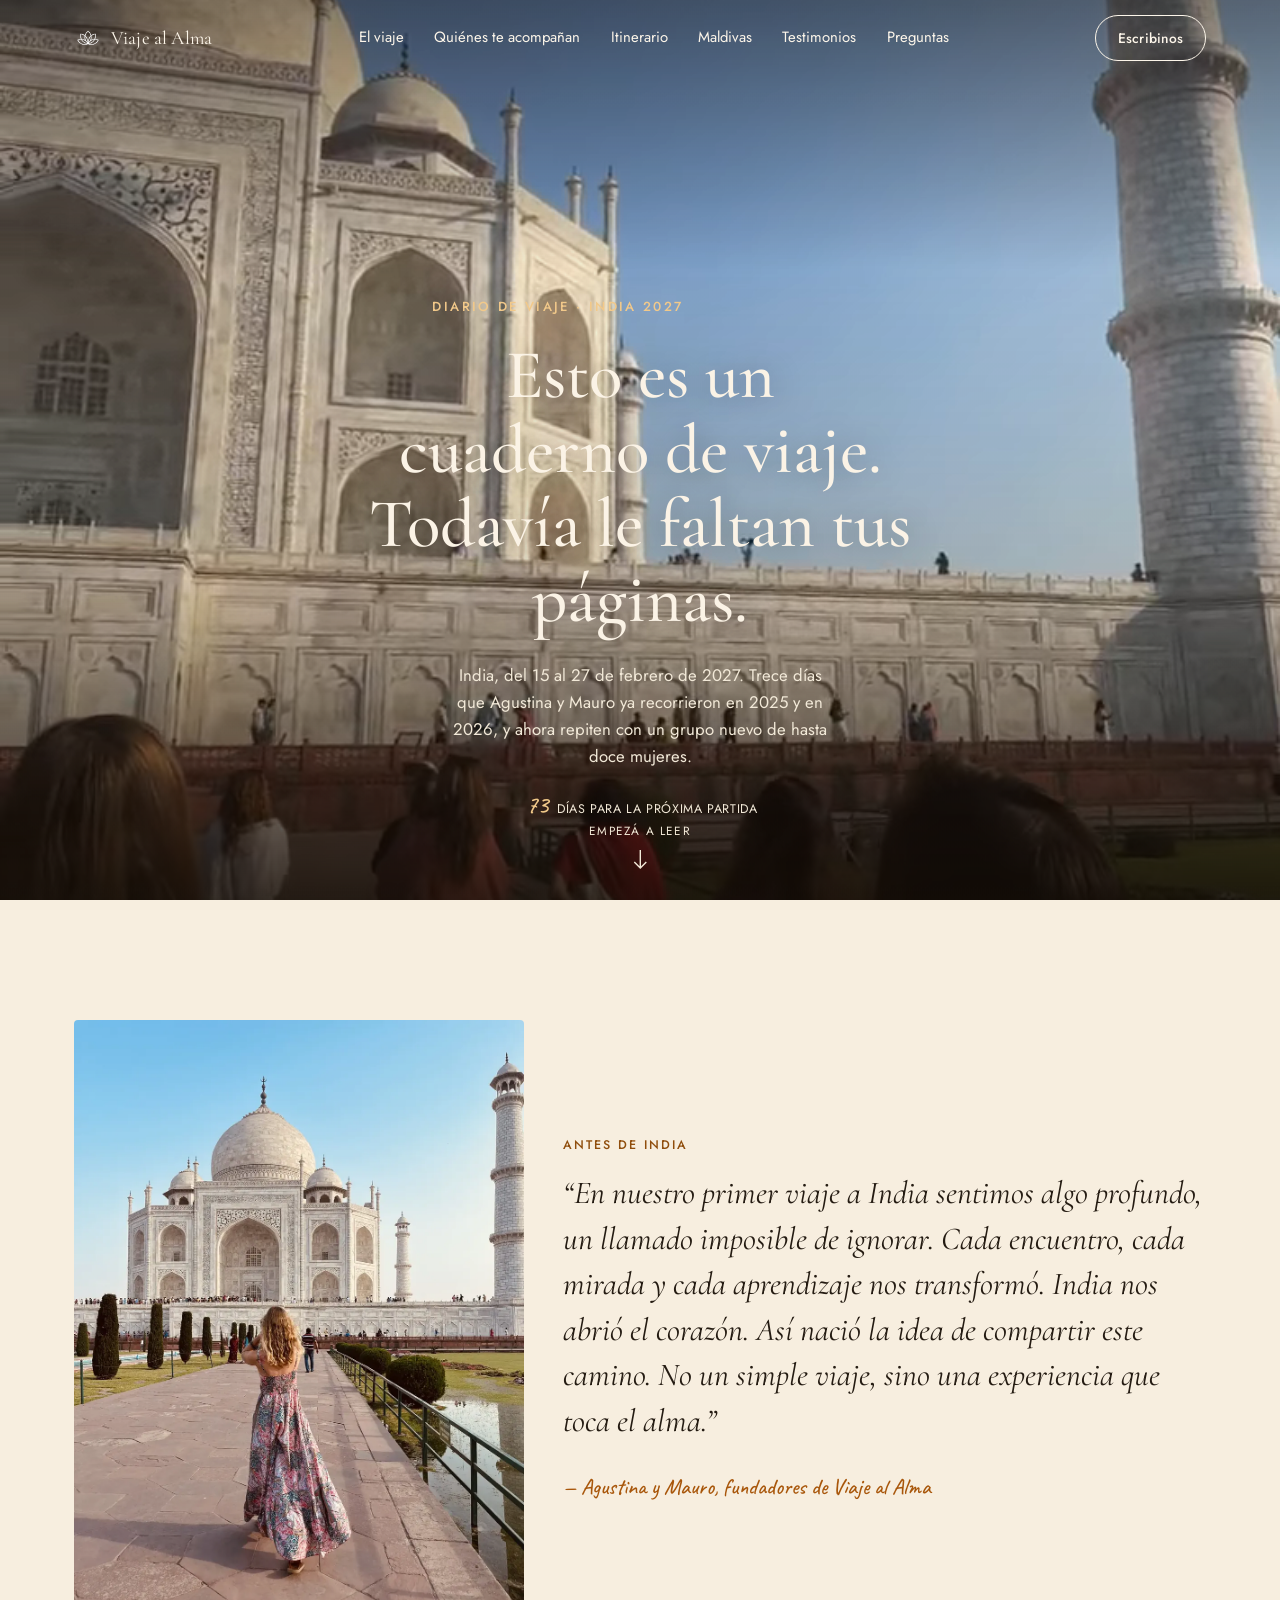
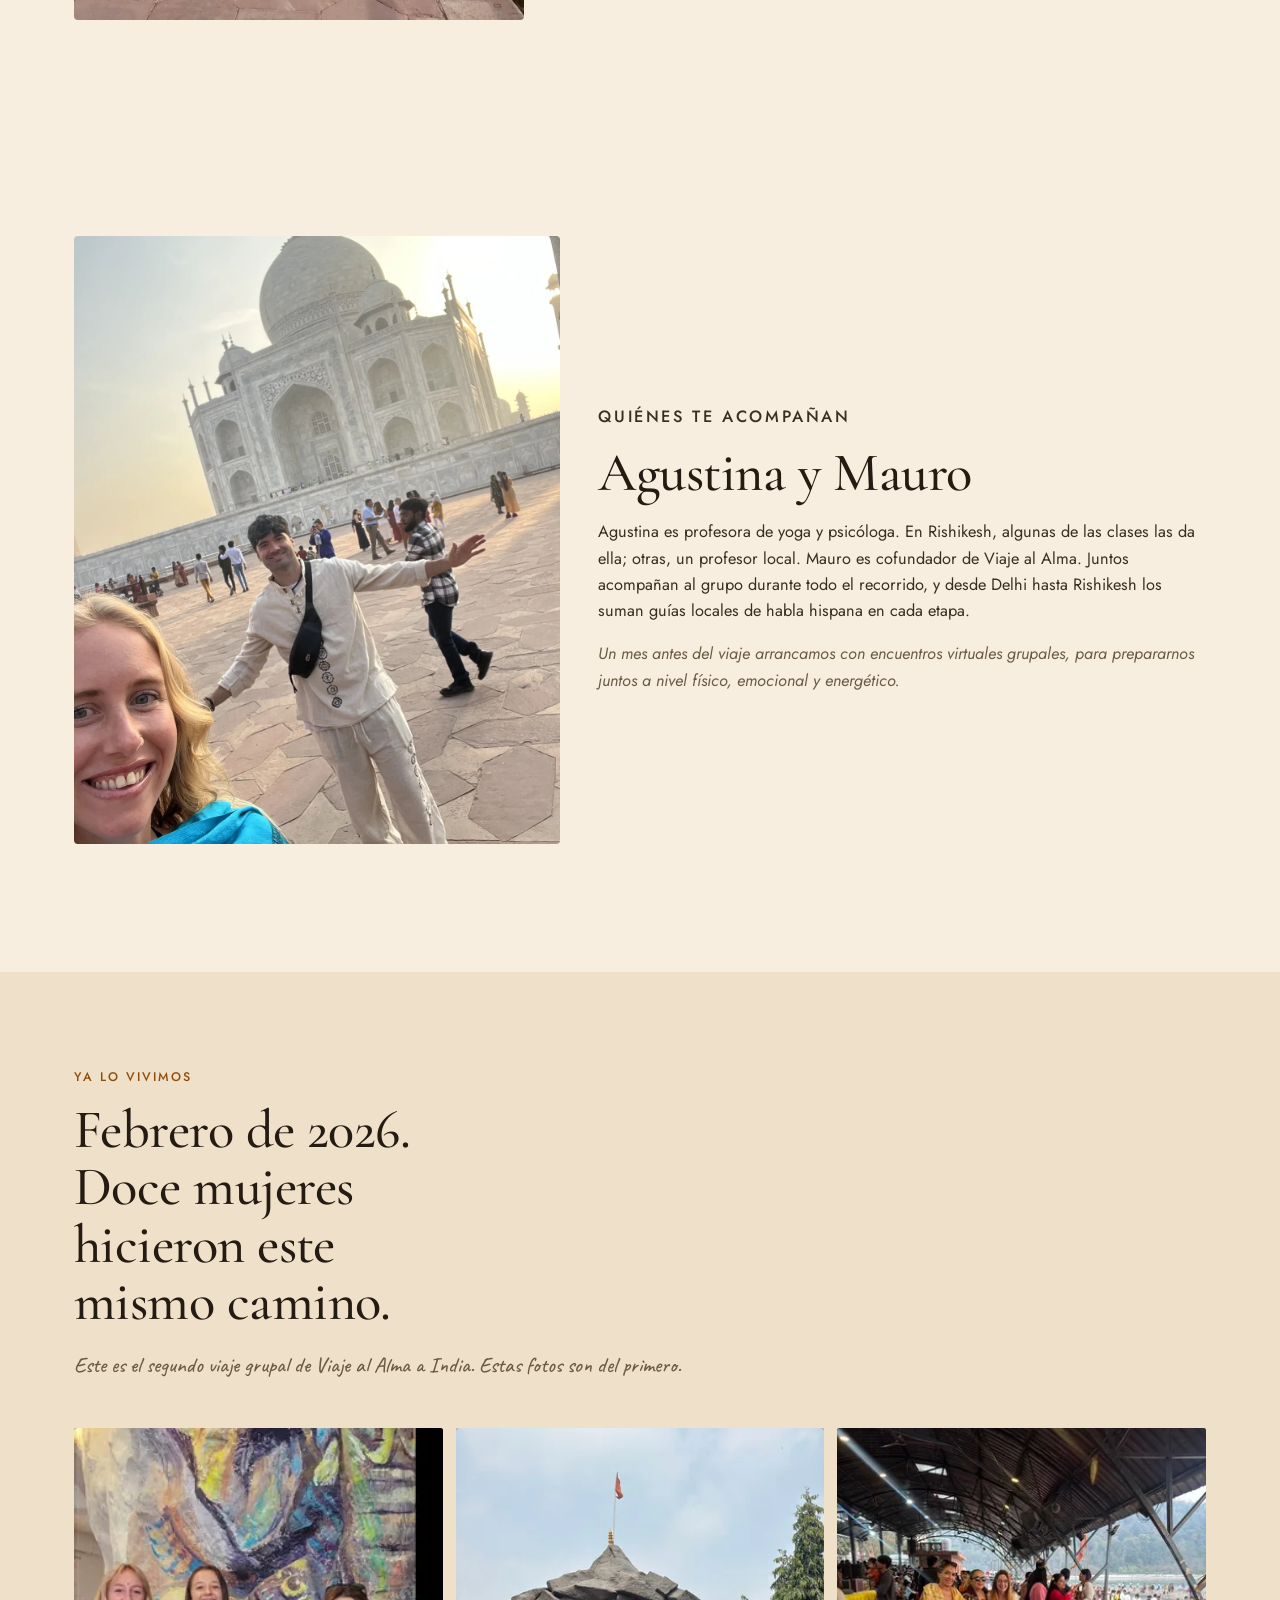
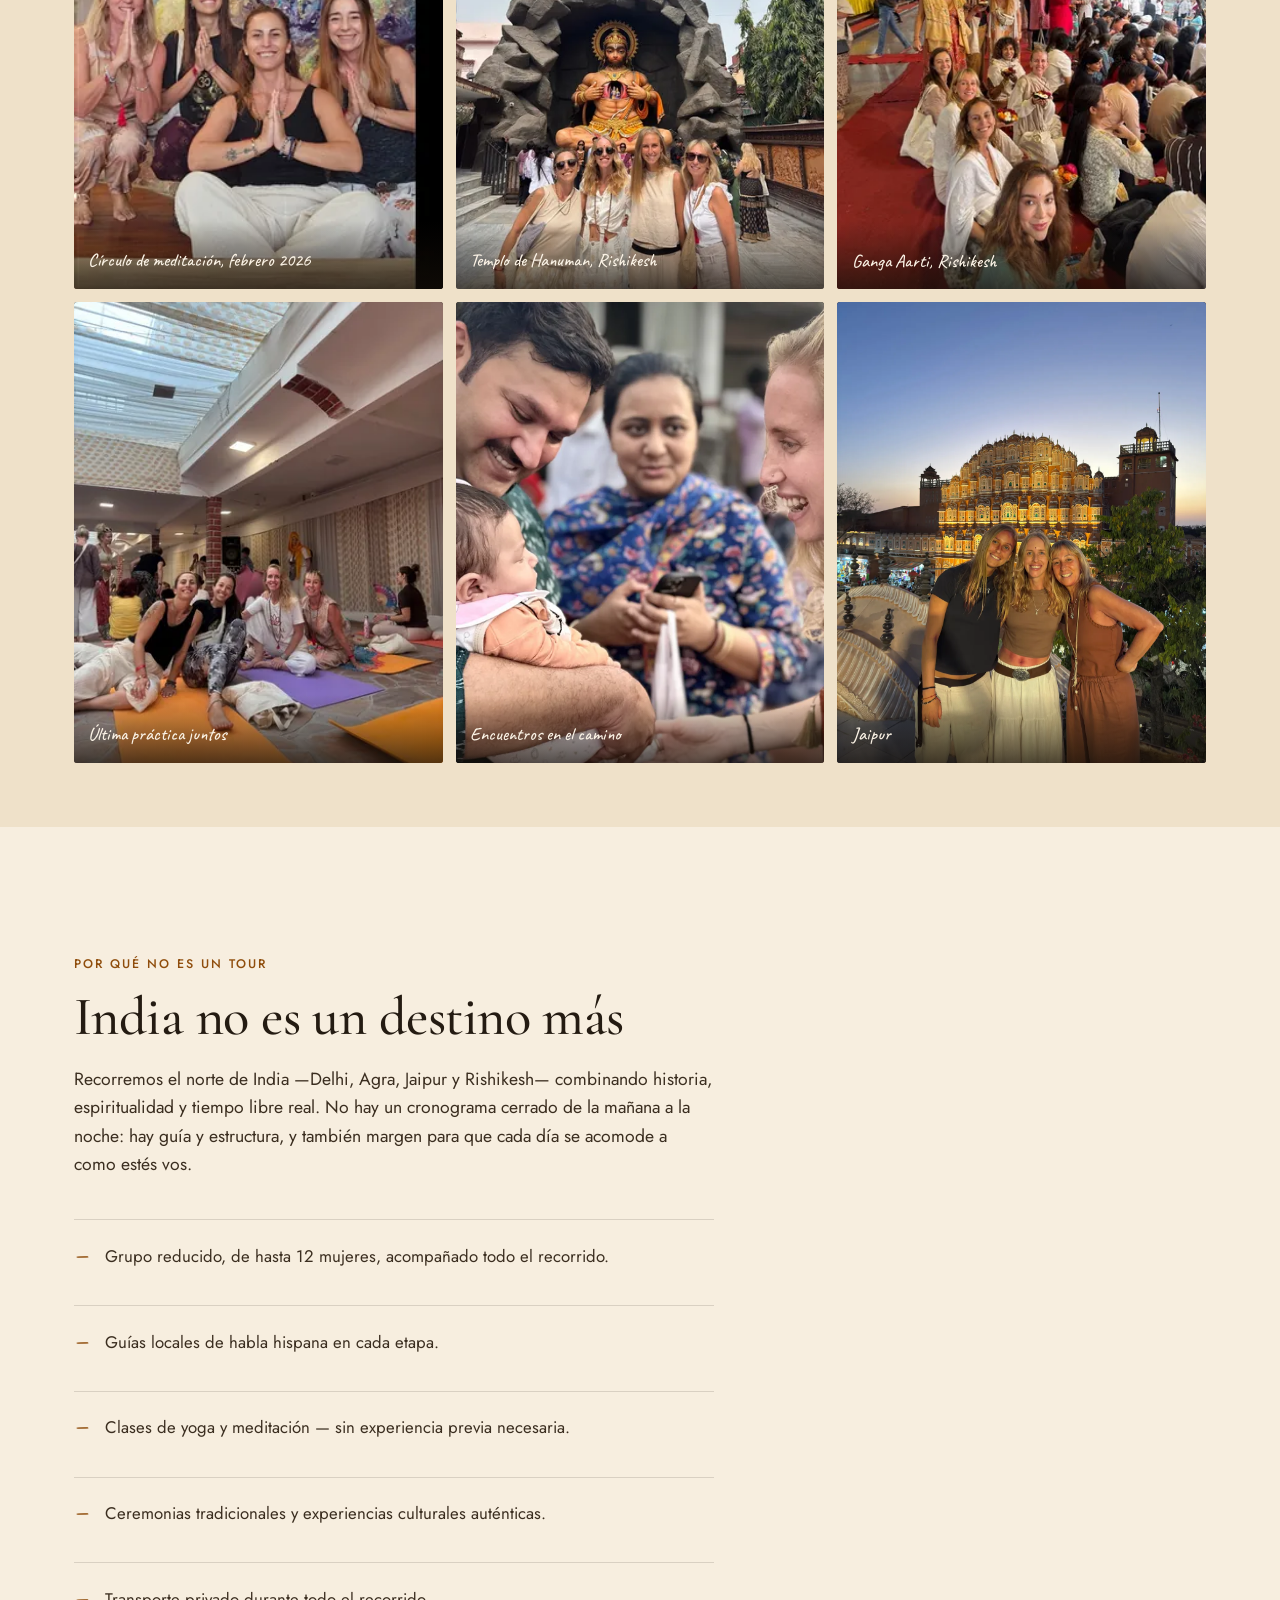
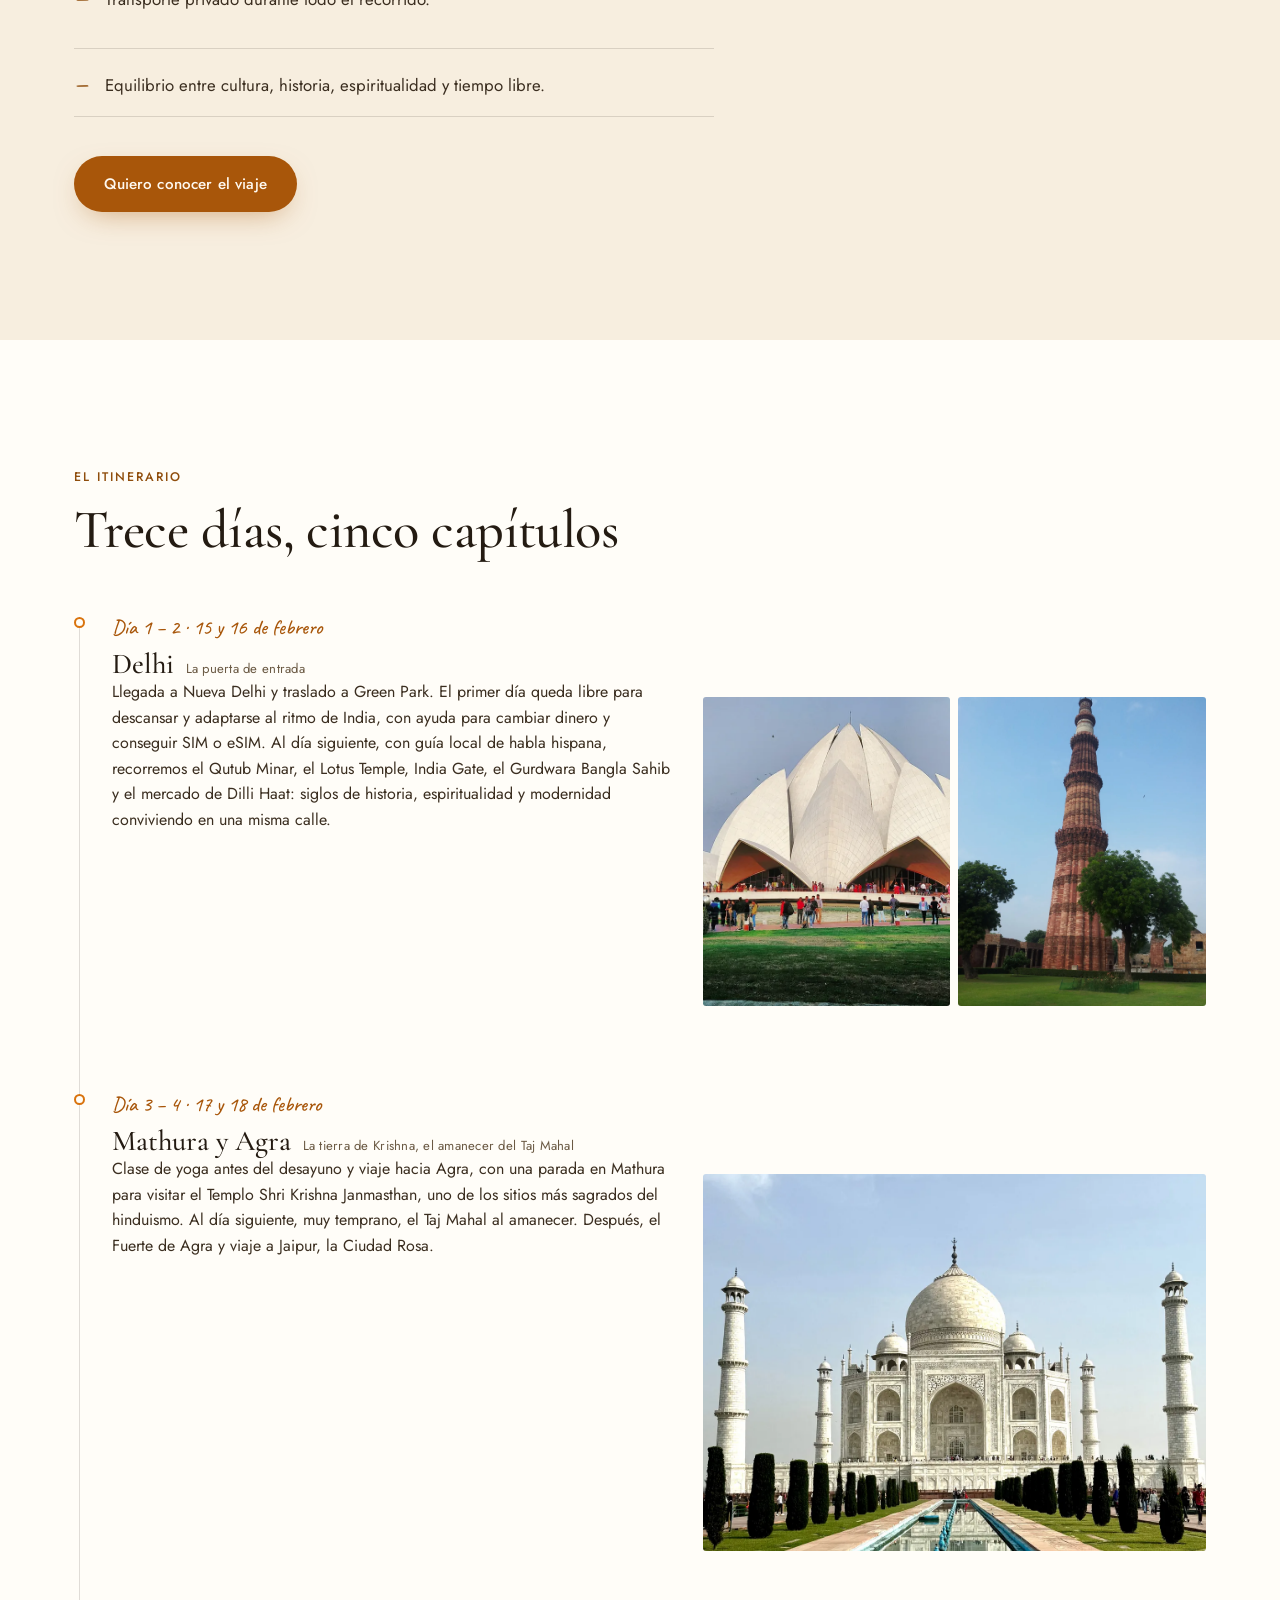
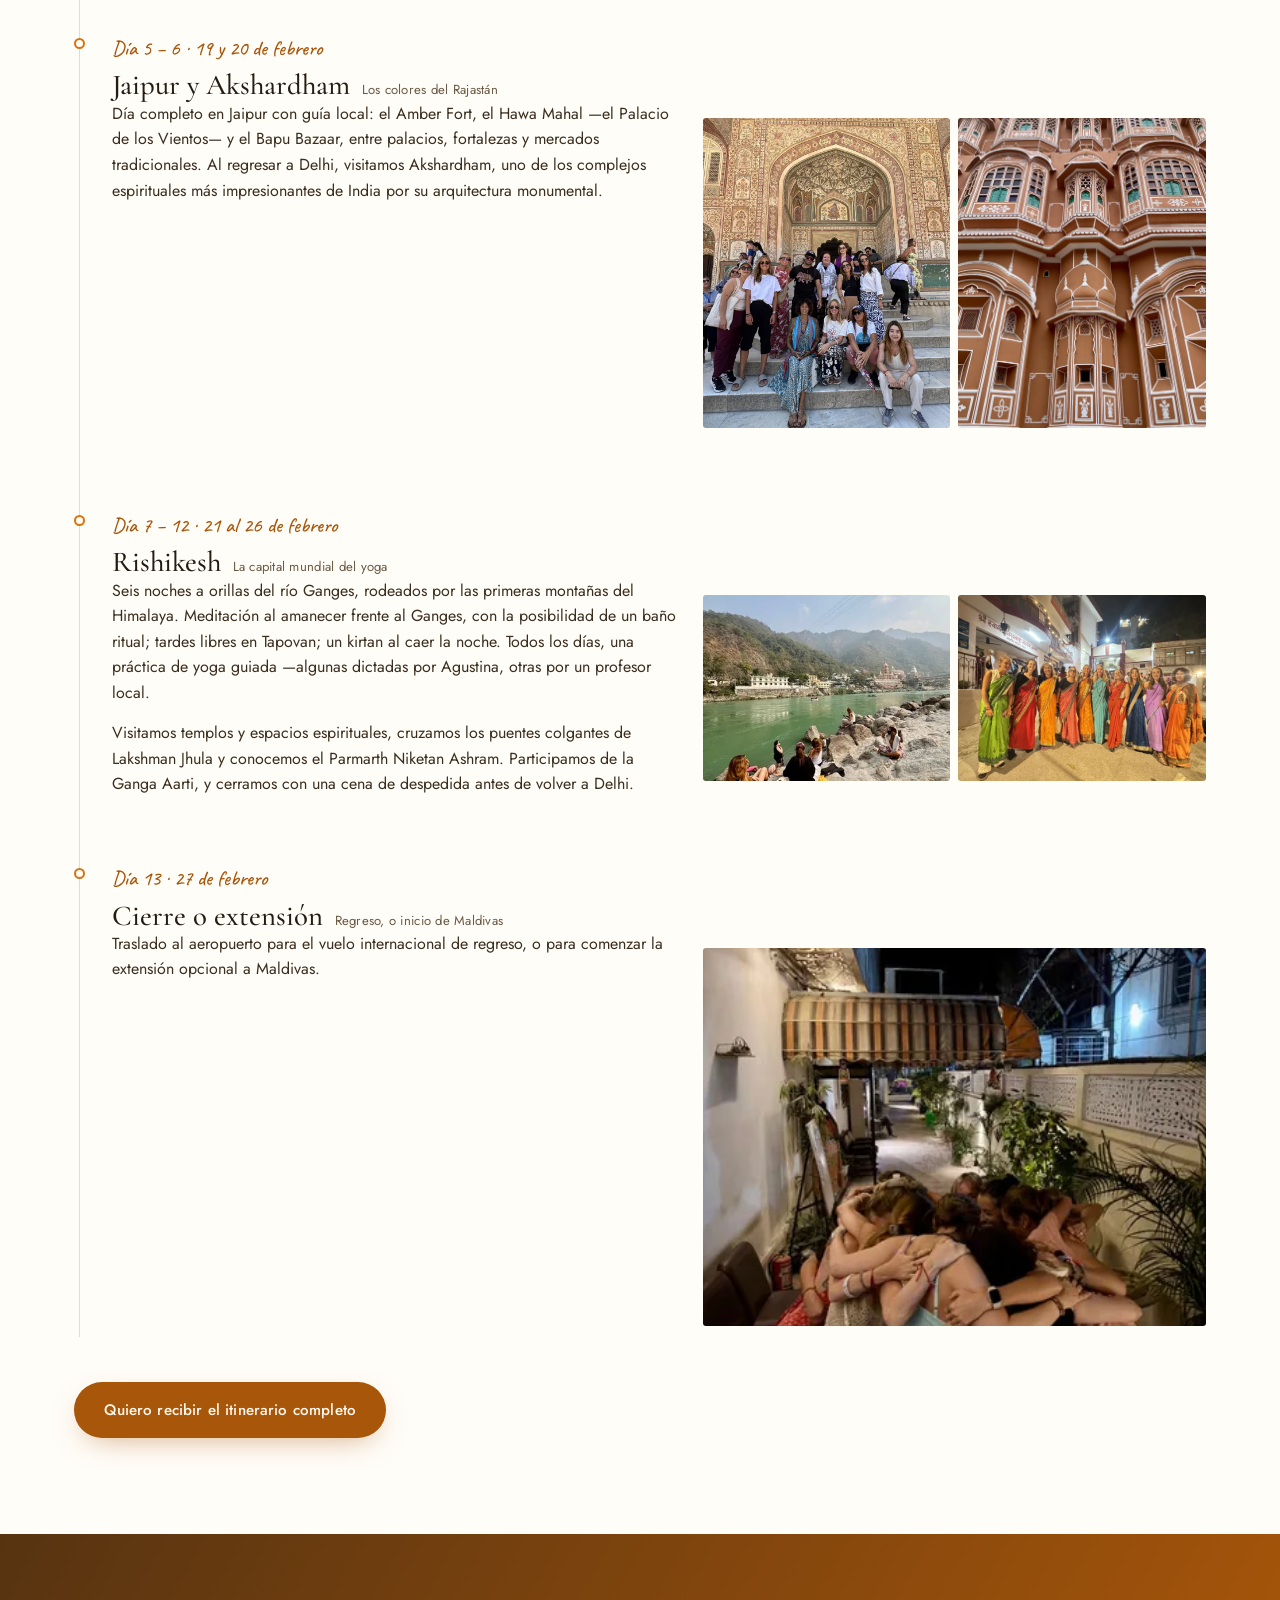
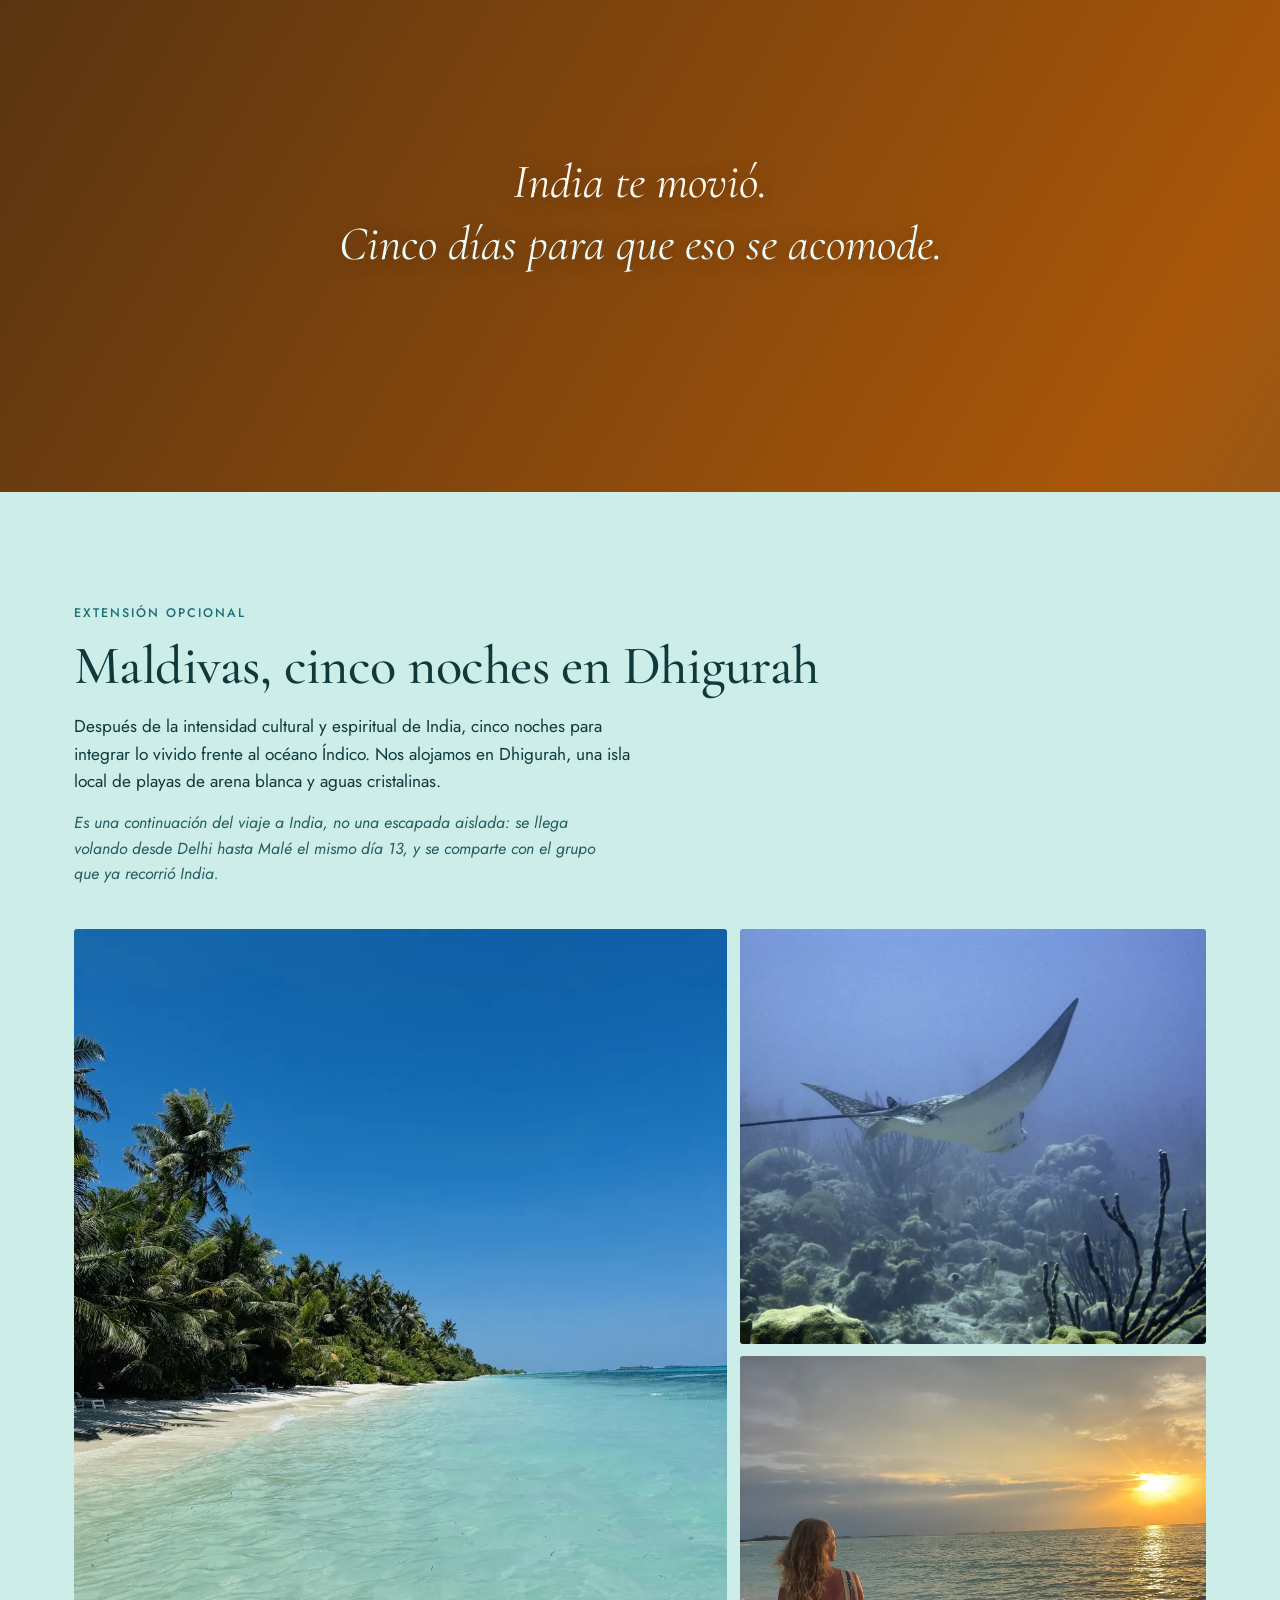
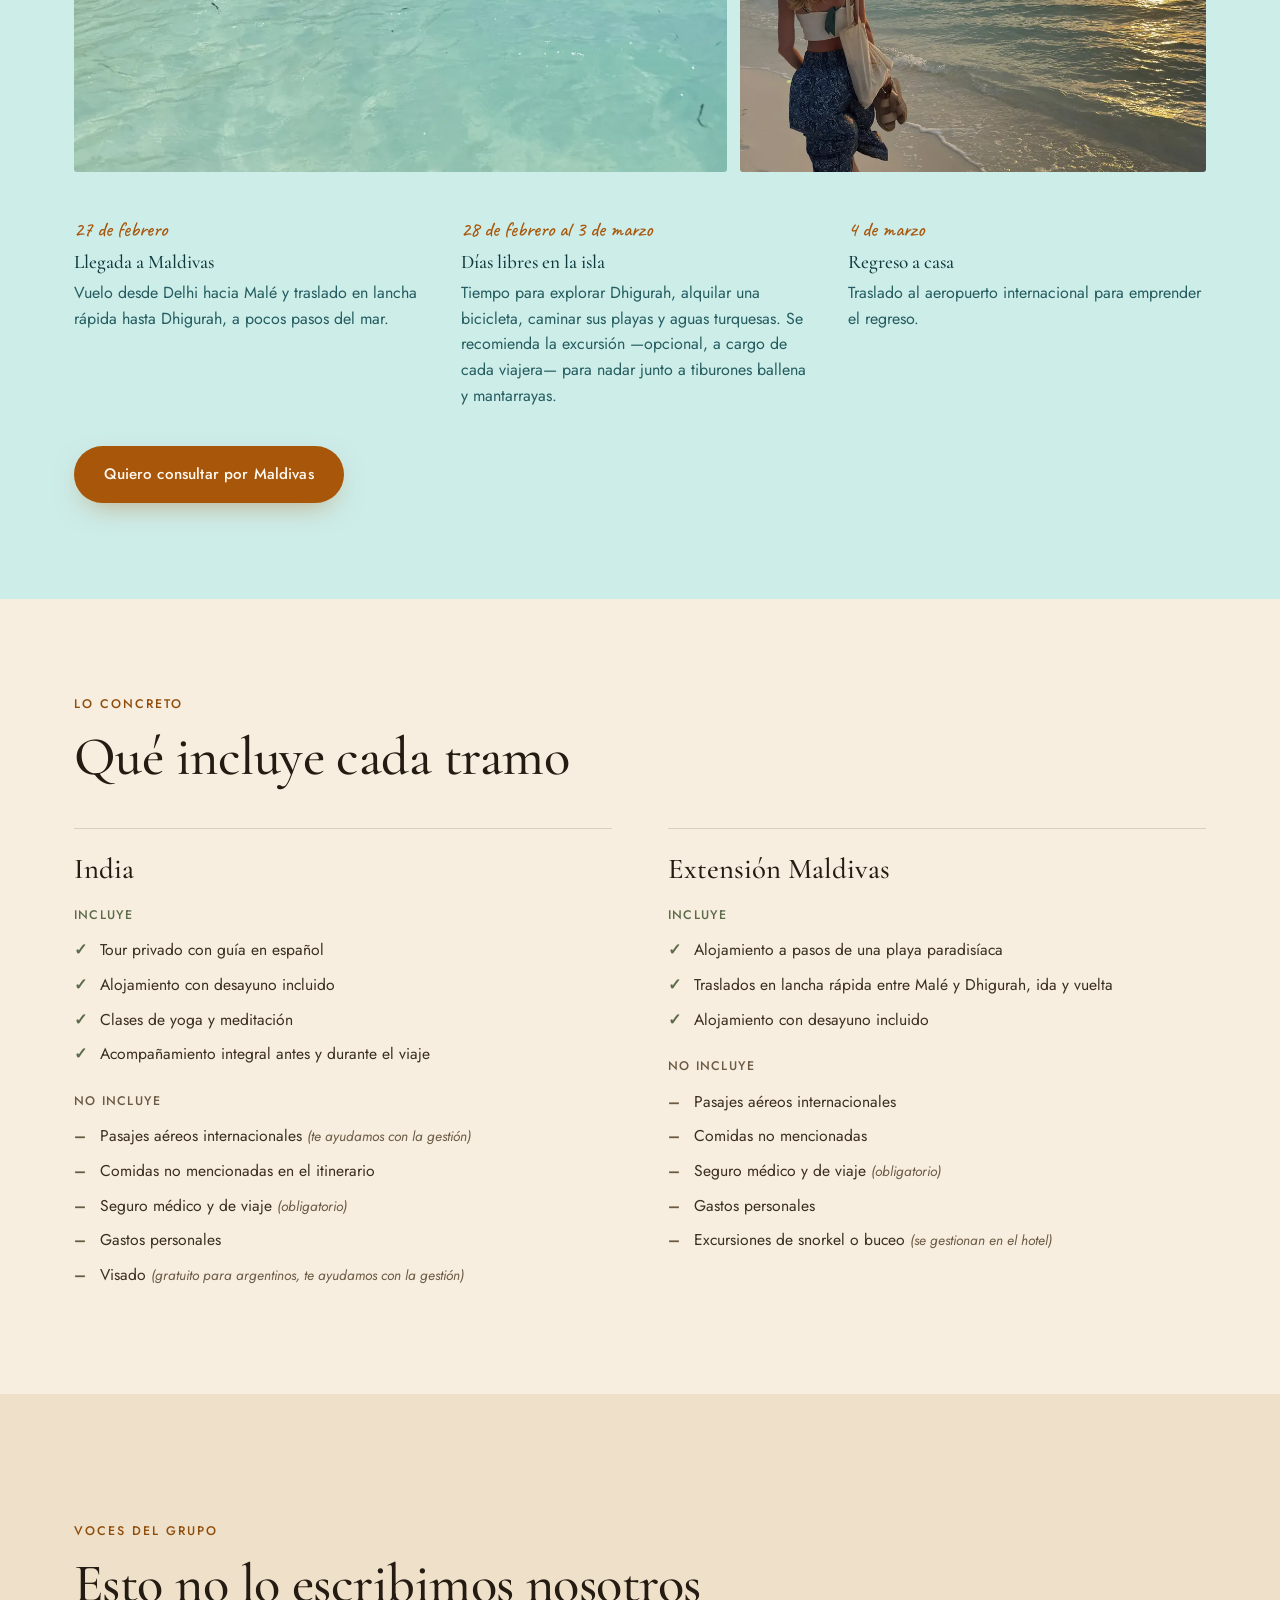
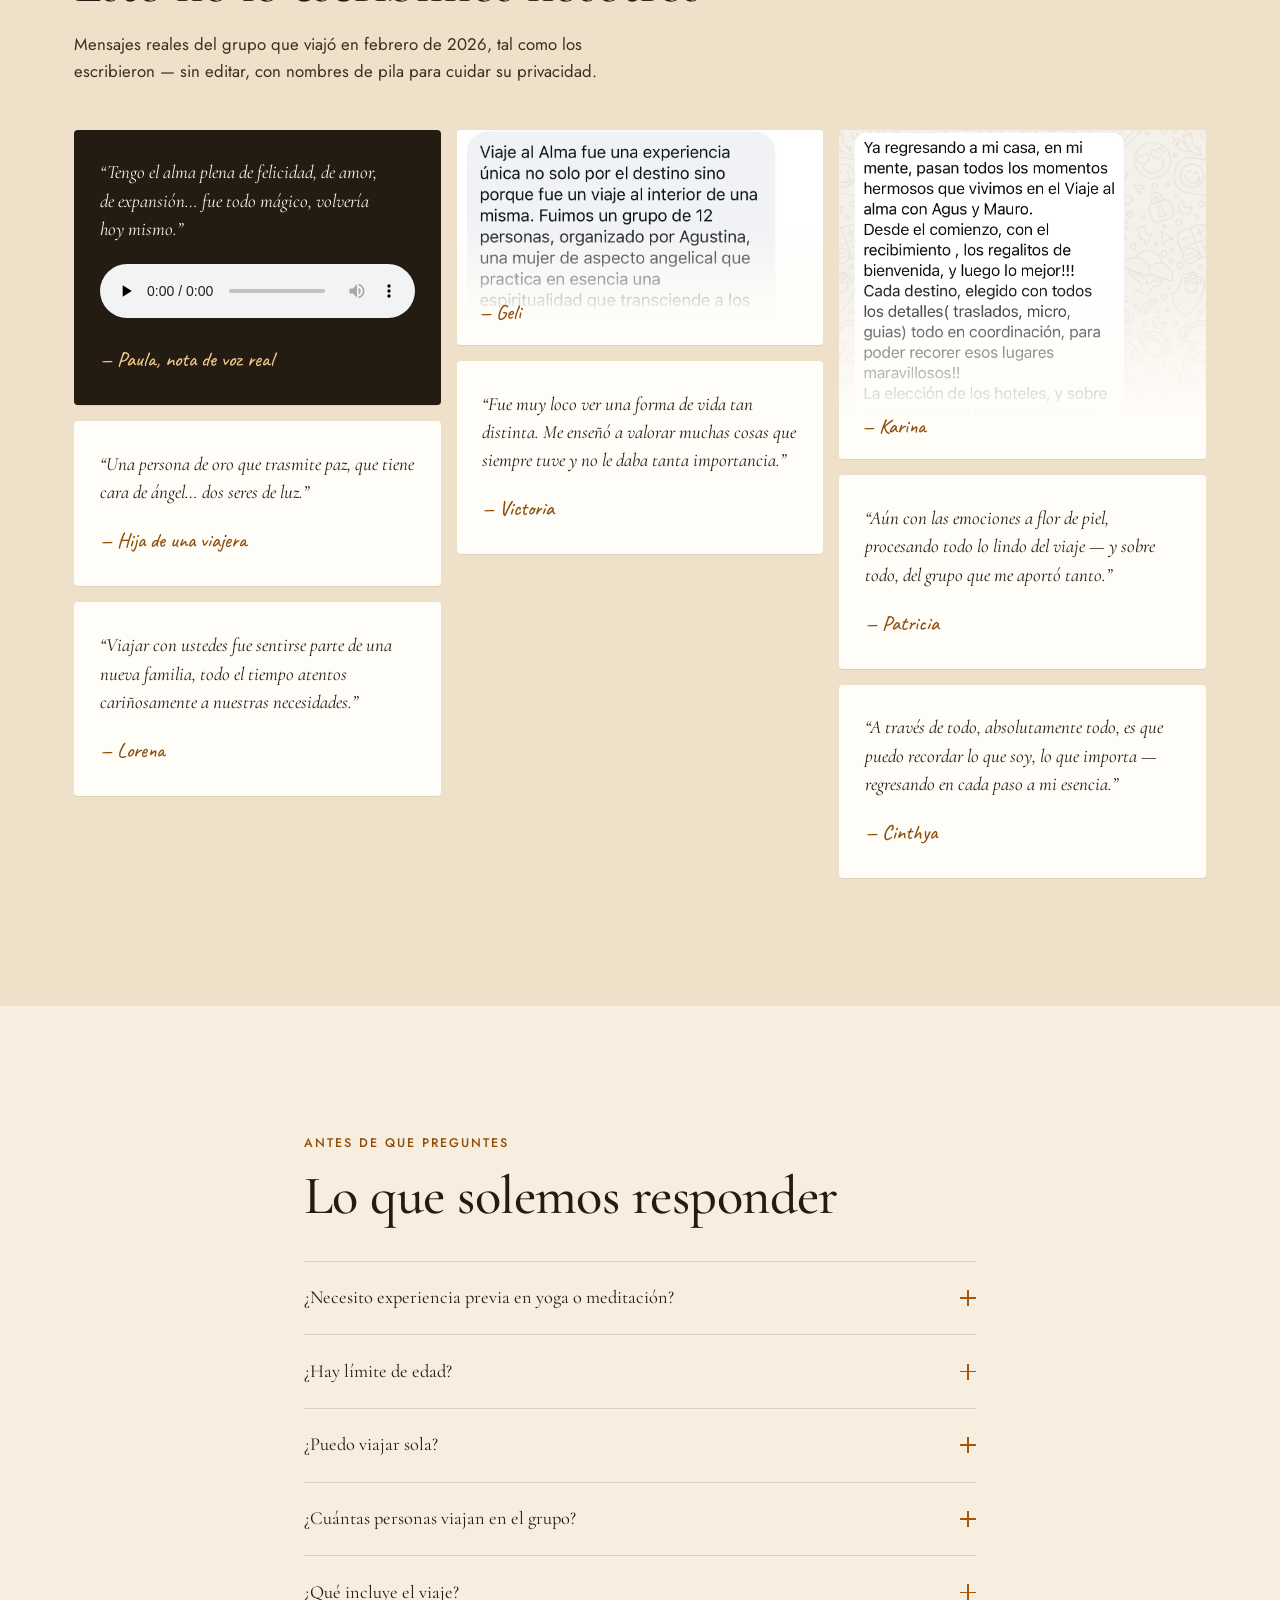
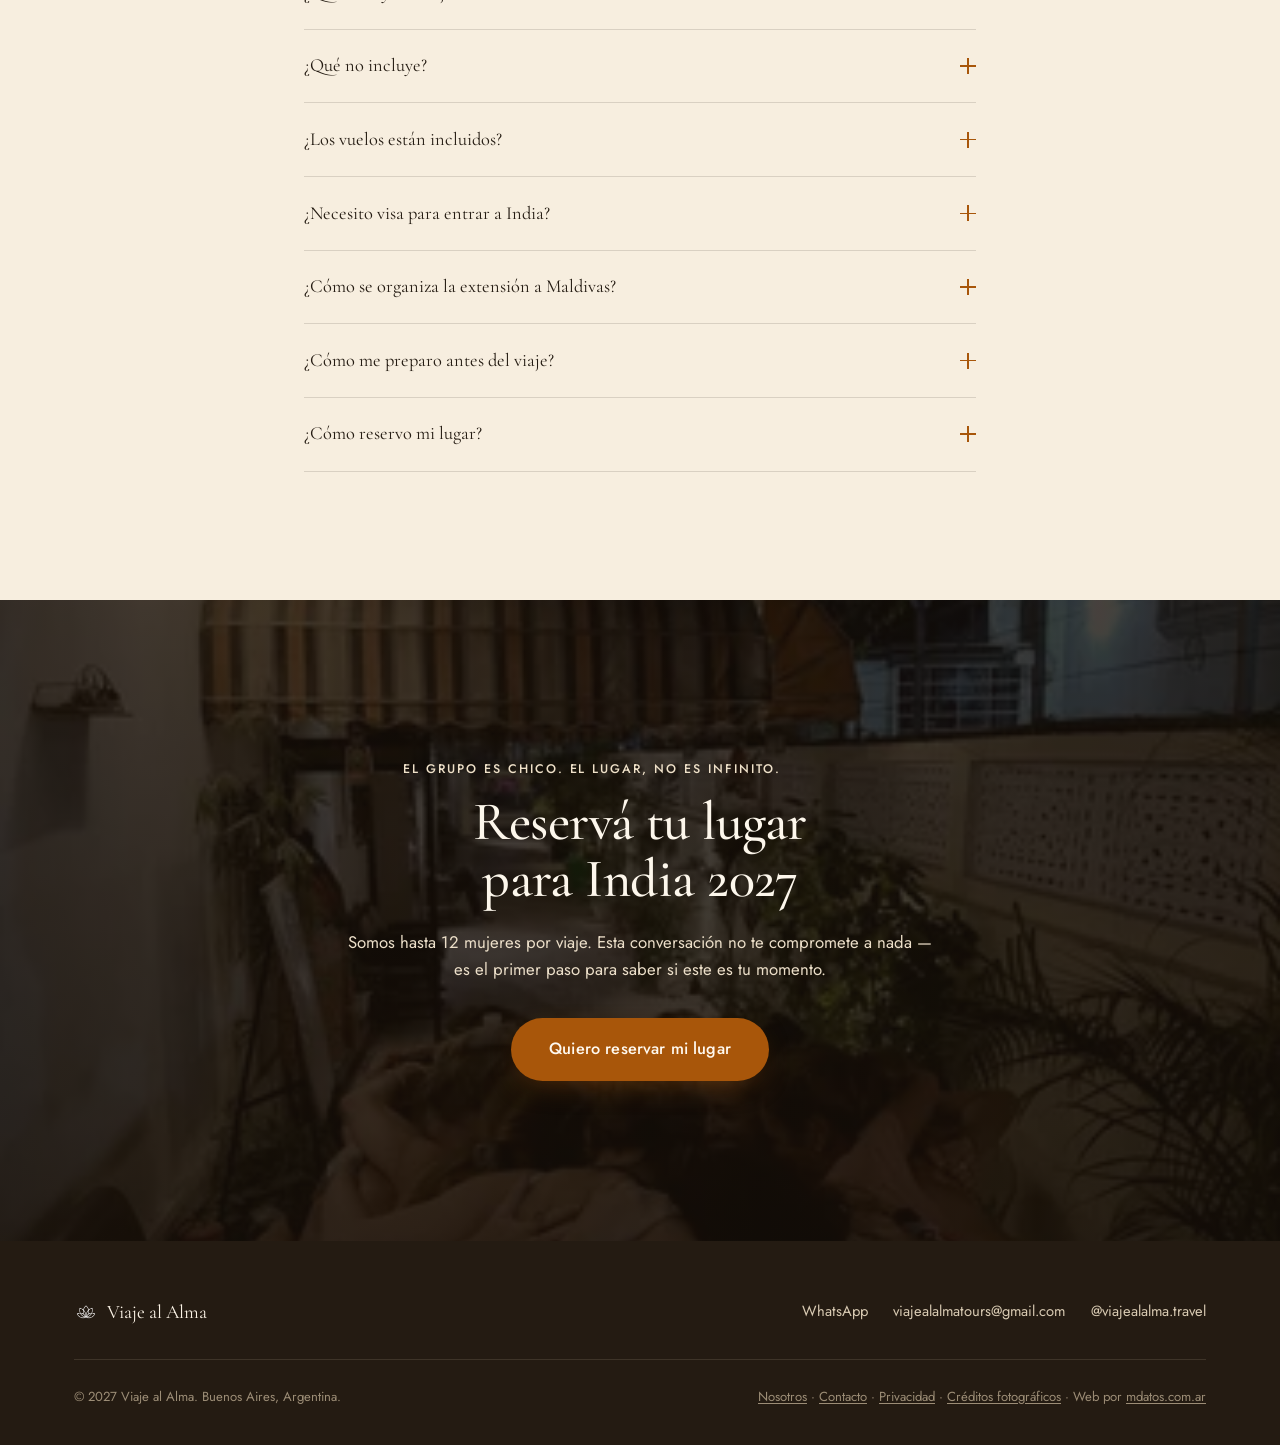
<file: index.html>
<!DOCTYPE html>
<html lang="es-AR">
<head>
<meta charset="UTF-8" />
<meta name="viewport" content="width=device-width, initial-scale=1, viewport-fit=cover" />
<title>India 2027 · Viaje espiritual a India y Maldivas — Viaje al Alma</title>
<meta name="description" content="Un viaje grupal y transformacional a India, del 15 al 27 de febrero de 2027: Delhi, Agra, Jaipur y Rishikesh, con extensión opcional de 5 noches en Maldivas. Grupo reducido de hasta 12 mujeres, guías en español, yoga y meditación." />
<meta name="keywords" content="viaje a India 2027, viaje espiritual India, viaje transformacional, viaje grupal a India, India y Maldivas, yoga en India, Rishikesh, Taj Mahal, Viaje al Alma" />
<link rel="canonical" href="https://www.viajealalma.com.ar/" />

<!-- Open Graph -->
<meta property="og:type" content="website" />
<meta property="og:site_name" content="Viaje al Alma" />
<meta property="og:title" content="India 2027 · Viaje espiritual a India y Maldivas — Viaje al Alma" />
<meta property="og:description" content="Trece días recorriendo India — Delhi, Agra, Jaipur y Rishikesh — con extensión opcional de 5 noches en Maldivas. Grupo reducido, guías en español, yoga y meditación." />
<meta property="og:image" content="https://www.viajealalma.com.ar/assets/img/og-image.jpg" />
<meta property="og:url" content="https://www.viajealalma.com.ar/" />
<meta property="og:locale" content="es_AR" />
<meta name="twitter:card" content="summary_large_image" />
<meta name="twitter:title" content="India 2027 · Viaje espiritual a India y Maldivas — Viaje al Alma" />
<meta name="twitter:description" content="Un viaje grupal y transformacional a India, con extensión opcional a Maldivas. Grupo reducido de hasta 12 mujeres." />
<meta name="twitter:image" content="https://www.viajealalma.com.ar/assets/img/og-image.jpg" />

<meta name="theme-color" content="#F7EEDF" />
<link rel="icon" href="assets/img/favicon.ico" sizes="32x32">
<link rel="icon" type="image/png" sizes="16x16" href="assets/img/favicon-16.png">
<link rel="icon" type="image/png" sizes="32x32" href="assets/img/favicon-32.png">
<link rel="apple-touch-icon" sizes="180x180" href="assets/img/favicon-180.png">
<link rel="icon" type="image/png" sizes="512x512" href="assets/img/favicon-512.png">

<link rel="preload" as="image" href="assets/img/hero-poster.webp" fetchpriority="high">

<link rel="stylesheet" href="lib/fonts.css?v=20260808j">
<link rel="stylesheet" href="styles.css?v=20260808j">

<script type="application/ld+json">
{
  "@context": "https://schema.org",
  "@type": "TravelAgency",
  "name": "Viaje al Alma",
  "url": "https://www.viajealalma.com.ar/",
  "image": "https://www.viajealalma.com.ar/assets/img/logo.webp",
  "email": "viajealalmatours@gmail.com",
  "telephone": "+5491150573508",
  "sameAs": ["https://instagram.com/viajealalma.travel"],
  "areaServed": "AR",
  "description": "Viajes grupales transformacionales a India, combinando cultura, espiritualidad, yoga y meditación.",
  "address": {
    "@type": "PostalAddress",
    "addressLocality": "Buenos Aires",
    "addressCountry": "AR"
  },
  "contactPoint": {
    "@type": "ContactPoint",
    "telephone": "+5491150573508",
    "email": "viajealalmatours@gmail.com",
    "contactType": "customer service",
    "areaServed": "AR",
    "availableLanguage": "Spanish"
  }
}
</script>
<script type="application/ld+json">
{
  "@context": "https://schema.org",
  "@type": "TouristTrip",
  "name": "India 2027 — Viaje al Alma",
  "description": "Viaje grupal de 13 días por Delhi, Agra, Jaipur y Rishikesh, con extensión opcional de 5 noches en Maldivas.",
  "touristType": "Viajeras interesadas en espiritualidad, yoga, cultura y bienestar",
  "itinerary": {
    "@type": "ItemList",
    "itemListElement": [
      {"@type": "ListItem", "position": 1, "name": "Delhi"},
      {"@type": "ListItem", "position": 2, "name": "Mathura y Agra"},
      {"@type": "ListItem", "position": 3, "name": "Jaipur"},
      {"@type": "ListItem", "position": 4, "name": "Rishikesh"},
      {"@type": "ListItem", "position": 5, "name": "Maldivas (extensión opcional)"}
    ]
  },
  "provider": {
    "@type": "TravelAgency",
    "name": "Viaje al Alma"
  }
}
</script>

<!-- Meta Pixel Code -->
<script>
!function(f,b,e,v,n,t,s)
{if(f.fbq)return;n=f.fbq=function(){n.callMethod?
n.callMethod.apply(n,arguments):n.queue.push(arguments)};
if(!f._fbq)f._fbq=n;n.push=n;n.loaded=!0;n.version='2.0';
n.queue=[];t=b.createElement(e);t.async=!0;
t.src=v;s=b.getElementsByTagName(e)[0];
s.parentNode.insertBefore(t,s)}(window,document,'script',
'https://connect.facebook.net/en_US/fbevents.js');
fbq('init', '1578258907080229');
fbq('track', 'PageView');
</script>
<noscript><img height="1" width="1" style="display:none" alt=""
src="https://www.facebook.com/tr?id=1578258907080229&ev=PageView&noscript=1"
/></noscript>
<!-- End Meta Pixel Code -->

<!-- Evento "Contact" al clickear cualquier botón de WhatsApp (delegación de
     eventos, sin tocar el HTML existente) -->
<script>
document.addEventListener('click', function (e) {
  var link = e.target.closest('a[href*="wa.me"], a[href*="api.whatsapp.com"]');
  if (link && typeof fbq === 'function') {
    fbq('track', 'Contact', {
      content_name: 'India 2027',
      source: link.getAttribute('href')
    });
  }
}, true);
</script>
</head>
<body>
<a class="skip-link" href="#main">Saltar al contenido</a>

<div class="splash" data-splash aria-hidden="true">
  <div class="splash-mark-wrap">
    <span class="splash-glow"></span>
    <img class="splash-mark" src="assets/img/logo-icon.webp" alt="" width="120" height="120">
  </div>
</div>

<header class="nav" data-nav>
  <div class="nav-inner">
    <a href="#top" class="nav-brand">
      <span class="nav-brand-mark" aria-hidden="true"><img src="assets/img/logo-icon.webp" alt="" width="28" height="28"></span>
      <span class="nav-brand-word">Viaje al Alma</span>
    </a>
    <nav class="nav-links" aria-label="Navegación principal">
      <a href="#el-viaje">El viaje</a>
      <a href="#acompanan">Quiénes te acompañan</a>
      <a href="#itinerario">Itinerario</a>
      <a href="#maldivas">Maldivas</a>
      <a href="#testimonios">Testimonios</a>
      <a href="#faq">Preguntas</a>
    </nav>
    <a class="btn btn-nav" href="https://wa.me/5491150573508?text=Hola!%20Vi%20la%20web%20de%20Viaje%20al%20Alma%20y%20quiero%20conocer%20m%C3%A1s%20sobre%20India%202027%20%E2%9C%A8" target="_blank" rel="noopener">Escribinos</a>
    <button class="nav-toggle" data-nav-toggle aria-label="Abrir menú" aria-expanded="false">
      <span></span><span></span><span></span>
    </button>
  </div>
</header>

<main id="main">

  <!-- ============ HERO ============ -->
  <section class="hero" id="top">
    <div class="hero-media">
      <video class="hero-video" data-hero-video autoplay muted loop playsinline preload="auto" poster="assets/img/hero-poster.webp">
        <source src="assets/video/hero-taj.webm?v=20260808c" type="video/webm">
        <source src="assets/video/hero-taj.mp4?v=20260808f" type="video/mp4">
      </video>
      <img class="hero-fallback" src="assets/img/hero-poster.webp" alt="Grupo de Viaje al Alma caminando hacia el Taj Mahal al atardecer" fetchpriority="high" loading="eager">
      <div class="hero-scrim" aria-hidden="true"></div>
    </div>
    <div class="hero-inner">
      <p class="hero-kicker reveal">Diario de viaje · India 2027</p>
      <h1 class="hero-title reveal" data-split="lines">Esto es un cuaderno de viaje.<br>Todavía le faltan tus páginas.</h1>
      <p class="hero-sub reveal">India, del 15 al 27 de febrero de 2027. Trece días que Agustina y Mauro ya recorrieron en 2025 y en 2026, y ahora repiten con un grupo nuevo de hasta doce mujeres.</p>
      <p class="hero-countdown reveal" data-countdown aria-live="off"><span class="hero-countdown-num" data-countdown-num>—</span><span data-countdown-label>Para la próxima partida</span></p>
    </div>
    <button class="hero-play-btn" data-hero-play type="button" aria-label="Reproducir video">
      <svg width="22" height="22" viewBox="0 0 22 22" fill="none" aria-hidden="true"><path d="M6.5 4.5v13l11-6.5-11-6.5z" fill="currentColor"/></svg>
    </button>
    <a href="#manifiesto" class="hero-scroll-cue" data-scroll-cue aria-label="Seguir bajando">
      <span>Empezá a leer</span>
      <svg width="14" height="22" viewBox="0 0 14 22" fill="none" aria-hidden="true"><path d="M7 1v18M1 13l6 6 6-6" stroke="currentColor" stroke-width="1.4"/></svg>
    </a>
  </section>

  <!-- ============ MANIFIESTO ============ -->
  <section class="manifest" id="manifiesto">
    <div class="container manifest-grid">
      <figure class="manifest-photo reveal" data-develop>
        <img src="assets/img/real-taj-mahal-vestido.webp" alt="Viajera caminando hacia el Taj Mahal" loading="lazy" decoding="async">
      </figure>
      <div class="manifest-copy">
        <p class="kicker reveal">Antes de India</p>
        <blockquote class="manifest-quote reveal" data-split="lines">
          “En nuestro primer viaje a India sentimos algo profundo, un llamado imposible de ignorar. Cada encuentro, cada mirada y cada aprendizaje nos transformó. India nos abrió el corazón. Así nació la idea de compartir este camino. No un simple viaje, sino una experiencia que toca el alma.”
        </blockquote>
        <p class="manifest-attr reveal">— Agustina y Mauro, fundadores de Viaje al Alma</p>
      </div>
    </div>
  </section>

  <!-- ============ QUIÉNES TE ACOMPAÑAN ============ -->
  <section class="founders" id="acompanan">
    <div class="container">
      <div class="founders-grid">
        <figure class="founders-photo reveal" data-develop>
          <img src="assets/img/real-agustina-mauro-taj.webp" alt="Agustina y Mauro, fundadores de Viaje al Alma, frente al Taj Mahal" loading="lazy" decoding="async">
        </figure>
        <div class="founders-copy">
          <p class="kicker reveal">Quiénes te acompañan</p>
          <h2 class="reveal" data-split="lines">Agustina y Mauro</h2>
          <p class="reveal">Agustina es profesora de yoga y psicóloga. En Rishikesh, algunas de las clases las da ella; otras, un profesor local. Mauro es cofundador de Viaje al Alma. Juntos acompañan al grupo durante todo el recorrido, y desde Delhi hasta Rishikesh los suman guías locales de habla hispana en cada etapa.</p>
          <p class="founders-note reveal">Un mes antes del viaje arrancamos con encuentros virtuales grupales, para prepararnos juntos a nivel físico, emocional y energético.</p>
        </div>
      </div>
    </div>
  </section>

  <!-- ============ YA LO VIVIMOS ============ -->
  <section class="proof">
    <div class="container">
      <p class="kicker reveal">Ya lo vivimos</p>
      <h2 class="reveal" data-split="lines">Febrero de 2026. Doce mujeres hicieron este mismo camino.</h2>
      <p class="proof-sub reveal">Este es el segundo viaje grupal de Viaje al Alma a India. Estas fotos son del primero.</p>
    </div>
    <div class="proof-grid">
      <figure class="proof-item proof-item--tall reveal" data-develop>
        <img src="assets/img/real-grupo-yoga-mudra.webp" alt="Grupo de viajeras en postura de meditación durante el primer viaje a India" loading="lazy" decoding="async">
        <figcaption>Círculo de meditación, febrero 2026</figcaption>
      </figure>
      <figure class="proof-item reveal" data-develop>
        <img src="assets/img/real-hanuman-templo-grupo.webp" alt="Grupo frente al templo de Hanuman en Rishikesh" loading="lazy" decoding="async">
        <figcaption>Templo de Hanuman, Rishikesh</figcaption>
      </figure>
      <figure class="proof-item reveal" data-develop>
        <img src="assets/img/real-ganga-aarti-grupo.webp" alt="Grupo participando de la ceremonia Ganga Aarti a orillas del río Ganges" loading="lazy" decoding="async">
        <figcaption>Ganga Aarti, Rishikesh</figcaption>
      </figure>
      <figure class="proof-item reveal" data-develop>
        <img src="assets/img/real-despedida-yoga-mats.webp" alt="Grupo sentado en esterillas de yoga durante la última práctica del viaje" loading="lazy" decoding="async">
        <figcaption>Última práctica juntos</figcaption>
      </figure>
      <figure class="proof-item proof-item--tall reveal" data-develop>
        <img src="assets/img/real-conexion-familia-local.webp" alt="Viajera compartiendo un momento con una familia local en India" loading="lazy" decoding="async">
        <figcaption>Encuentros en el camino</figcaption>
      </figure>
      <figure class="proof-item reveal" data-develop>
        <img src="assets/img/real-jaipur-hawa-mahal-noche.webp" alt="Agustina y viajeras frente al Hawa Mahal, Jaipur" loading="lazy" decoding="async">
        <figcaption>Jaipur</figcaption>
      </figure>
    </div>
  </section>

  <!-- ============ POR QUÉ NO ES UN TOUR ============ -->
  <section class="why" id="el-viaje">
    <div class="container">
      <p class="kicker reveal">Por qué no es un tour</p>
      <h2 class="reveal" data-split="lines">India no es un destino más</h2>
      <p class="why-lead reveal">Recorremos el norte de India —Delhi, Agra, Jaipur y Rishikesh— combinando historia, espiritualidad y tiempo libre real. No hay un cronograma cerrado de la mañana a la noche: hay guía y estructura, y también margen para que cada día se acomode a como estés vos.</p>
      <ul class="why-notes" data-why-notes>
        <li class="reveal"><span class="why-hand" aria-hidden="true">&mdash;</span>Grupo reducido, de hasta 12 mujeres, acompañado todo el recorrido.</li>
        <li class="reveal"><span class="why-hand" aria-hidden="true">&mdash;</span>Guías locales de habla hispana en cada etapa.</li>
        <li class="reveal"><span class="why-hand" aria-hidden="true">&mdash;</span>Clases de yoga y meditación — sin experiencia previa necesaria.</li>
        <li class="reveal"><span class="why-hand" aria-hidden="true">&mdash;</span>Ceremonias tradicionales y experiencias culturales auténticas.</li>
        <li class="reveal"><span class="why-hand" aria-hidden="true">&mdash;</span>Transporte privado durante todo el recorrido.</li>
        <li class="reveal"><span class="why-hand" aria-hidden="true">&mdash;</span>Equilibrio entre cultura, historia, espiritualidad y tiempo libre.</li>
      </ul>
      <div class="cta-row reveal">
        <a class="btn btn-primary" href="https://wa.me/5491150573508?text=Hola!%20Vi%20la%20web%20de%20Viaje%20al%20Alma%20y%20quiero%20conocer%20m%C3%A1s%20sobre%20India%202027%20%E2%9C%A8" target="_blank" rel="noopener">Quiero conocer el viaje</a>
      </div>
    </div>
  </section>

  <!-- ============ ITINERARIO ============ -->
  <section class="itinerary" id="itinerario">
    <div class="container">
      <p class="kicker reveal">El itinerario</p>
      <h2 class="reveal" data-split="lines">Trece días, cinco capítulos</h2>
    </div>
    <ol class="timeline" data-timeline>

      <li class="timeline-item reveal">
        <div class="timeline-marker" aria-hidden="true"><span class="timeline-dot"></span></div>
        <div class="timeline-card">
          <p class="timeline-days">Día 1 – 2 · 15 y 16 de febrero</p>
          <h3>Delhi <span class="timeline-note">La puerta de entrada</span></h3>
          <div class="timeline-figure-duo">
            <img src="assets/img/delhi-lotus-temple.webp" alt="Lotus Temple en Nueva Delhi" loading="lazy" decoding="async">
            <img src="assets/img/delhi-qutub-minar.webp" alt="Qutub Minar en Nueva Delhi" loading="lazy" decoding="async">
          </div>
          <p>Llegada a Nueva Delhi y traslado a Green Park. El primer día queda libre para descansar y adaptarse al ritmo de India, con ayuda para cambiar dinero y conseguir SIM o eSIM. Al día siguiente, con guía local de habla hispana, recorremos el Qutub Minar, el Lotus Temple, India Gate, el Gurdwara Bangla Sahib y el mercado de Dilli Haat: siglos de historia, espiritualidad y modernidad conviviendo en una misma calle.</p>
        </div>
      </li>

      <li class="timeline-item reveal">
        <div class="timeline-marker" aria-hidden="true"><span class="timeline-dot"></span></div>
        <div class="timeline-card">
          <p class="timeline-days">Día 3 – 4 · 17 y 18 de febrero</p>
          <h3>Mathura y Agra <span class="timeline-note">La tierra de Krishna, el amanecer del Taj Mahal</span></h3>
          <figure class="timeline-figure"><img src="assets/img/real-taj-mahal-amanecer.webp" alt="Taj Mahal al amanecer" loading="lazy" decoding="async"></figure>
          <p>Clase de yoga antes del desayuno y viaje hacia Agra, con una parada en Mathura para visitar el Templo Shri Krishna Janmasthan, uno de los sitios más sagrados del hinduismo. Al día siguiente, muy temprano, el Taj Mahal al amanecer. Después, el Fuerte de Agra y viaje a Jaipur, la Ciudad Rosa.</p>
        </div>
      </li>

      <li class="timeline-item reveal">
        <div class="timeline-marker" aria-hidden="true"><span class="timeline-dot"></span></div>
        <div class="timeline-card">
          <p class="timeline-days">Día 5 – 6 · 19 y 20 de febrero</p>
          <h3>Jaipur y Akshardham <span class="timeline-note">Los colores del Rajastán</span></h3>
          <div class="timeline-figure-duo">
            <img src="assets/img/real-jaipur-grupo-arco.webp" alt="El grupo completo en un palacio de Jaipur" loading="lazy" decoding="async">
            <img src="assets/img/jaipur-hawa-mahal.webp" alt="Hawa Mahal, el Palacio de los Vientos, en Jaipur" loading="lazy" decoding="async">
          </div>
          <p>Día completo en Jaipur con guía local: el Amber Fort, el Hawa Mahal —el Palacio de los Vientos— y el Bapu Bazaar, entre palacios, fortalezas y mercados tradicionales. Al regresar a Delhi, visitamos Akshardham, uno de los complejos espirituales más impresionantes de India por su arquitectura monumental.</p>
        </div>
      </li>

      <li class="timeline-item reveal">
        <div class="timeline-marker" aria-hidden="true"><span class="timeline-dot"></span></div>
        <div class="timeline-card">
          <p class="timeline-days">Día 7 – 12 · 21 al 26 de febrero</p>
          <h3>Rishikesh <span class="timeline-note">La capital mundial del yoga</span></h3>
          <div class="timeline-figure-duo timeline-figure-duo--wide">
            <img src="assets/img/real-rishikesh-ganges-rocas.webp" alt="Grupo a orillas del río Ganges en Rishikesh" loading="lazy" decoding="async">
            <img src="assets/img/real-rishikesh-grupo-saris.webp" alt="El grupo completo con saris de colores en una noche en Rishikesh" loading="lazy" decoding="async">
          </div>
          <p>Seis noches a orillas del río Ganges, rodeados por las primeras montañas del Himalaya. Meditación al amanecer frente al Ganges, con la posibilidad de un baño ritual; tardes libres en Tapovan; un kirtan al caer la noche. Todos los días, una práctica de yoga guiada —algunas dictadas por Agustina, otras por un profesor local.</p>
          <p>Visitamos templos y espacios espirituales, cruzamos los puentes colgantes de Lakshman Jhula y conocemos el Parmarth Niketan Ashram. Participamos de la Ganga Aarti, y cerramos con una cena de despedida antes de volver a Delhi.</p>
        </div>
      </li>

      <li class="timeline-item reveal">
        <div class="timeline-marker" aria-hidden="true"><span class="timeline-dot"></span></div>
        <div class="timeline-card">
          <p class="timeline-days">Día 13 · 27 de febrero</p>
          <h3>Cierre o extensión <span class="timeline-note">Regreso, o inicio de Maldivas</span></h3>
          <figure class="timeline-figure"><img src="assets/img/real-abrazo-despedida.webp" alt="Grupo despidiéndose luego del viaje" loading="lazy" decoding="async"></figure>
          <p>Traslado al aeropuerto para el vuelo internacional de regreso, o para comenzar la extensión opcional a Maldivas.</p>
        </div>
      </li>

    </ol>
    <div class="container">
      <div class="cta-row reveal">
        <a class="btn btn-primary" href="https://wa.me/5491150573508?text=Hola!%20Me%20gustar%C3%ADa%20recibir%20el%20itinerario%20completo%20de%20India%202027." target="_blank" rel="noopener">Quiero recibir el itinerario completo</a>
      </div>
    </div>
  </section>

  <!-- ============ TRANSICIÓN INDIA → MALDIVAS ============ -->
  <section class="transition" data-transition>
    <div class="transition-bg" data-transition-bg aria-hidden="true"></div>
    <div class="transition-inner">
      <p class="transition-line transition-line--india reveal">India te movió.</p>
      <p class="transition-line transition-line--maldivas reveal">Cinco días para que eso se acomode.</p>
    </div>
  </section>

  <!-- ============ MALDIVAS ============ -->
  <section class="maldivas" id="maldivas">
    <div class="container">
      <p class="kicker reveal">Extensión opcional</p>
      <h2 class="reveal" data-split="lines">Maldivas, cinco noches en Dhigurah</h2>
      <p class="maldivas-lead reveal">Después de la intensidad cultural y espiritual de India, cinco noches para integrar lo vivido frente al océano Índico. Nos alojamos en Dhigurah, una isla local de playas de arena blanca y aguas cristalinas.</p>
      <p class="maldivas-note reveal">Es una continuación del viaje a India, no una escapada aislada: se llega volando desde Delhi hasta Malé el mismo día 13, y se comparte con el grupo que ya recorrió India.</p>
    </div>

    <div class="maldivas-gallery">
      <figure class="reveal" data-develop><img src="assets/img/real-maldivas-playa.webp" alt="Playa de arena blanca y aguas turquesas en Maldivas" loading="lazy" decoding="async"></figure>
      <figure class="reveal" data-develop><img src="assets/img/maldivas-underwater.webp" alt="Fondo marino del océano Índico en Maldivas" loading="lazy" decoding="async"></figure>
      <figure class="reveal" data-develop><img class="img-pos-low" src="assets/img/real-maldivas-atardecer.webp" alt="Viajera caminando por la playa al atardecer en Maldivas" loading="lazy" decoding="async"></figure>
    </div>

    <div class="container">
      <div class="maldivas-days">
        <div class="maldivas-day reveal">
          <p class="timeline-days">27 de febrero</p>
          <h4>Llegada a Maldivas</h4>
          <p>Vuelo desde Delhi hacia Malé y traslado en lancha rápida hasta Dhigurah, a pocos pasos del mar.</p>
        </div>
        <div class="maldivas-day reveal">
          <p class="timeline-days">28 de febrero al 3 de marzo</p>
          <h4>Días libres en la isla</h4>
          <p>Tiempo para explorar Dhigurah, alquilar una bicicleta, caminar sus playas y aguas turquesas. Se recomienda la excursión —opcional, a cargo de cada viajera— para nadar junto a tiburones ballena y mantarrayas.</p>
        </div>
        <div class="maldivas-day reveal">
          <p class="timeline-days">4 de marzo</p>
          <h4>Regreso a casa</h4>
          <p>Traslado al aeropuerto internacional para emprender el regreso.</p>
        </div>
      </div>
      <div class="cta-row reveal">
        <a class="btn btn-primary" href="https://wa.me/5491150573508?text=Hola!%20Quiero%20consultar%20por%20la%20extensi%C3%B3n%20a%20Maldivas." target="_blank" rel="noopener">Quiero consultar por Maldivas</a>
      </div>
    </div>
  </section>

  <!-- ============ INCLUYE / NO INCLUYE ============ -->
  <section class="includes">
    <div class="container">
      <p class="kicker reveal">Lo concreto</p>
      <h2 class="reveal" data-split="lines">Qué incluye cada tramo</h2>
      <div class="includes-grid">
        <div class="includes-col reveal">
          <h3>India</h3>
          <p class="includes-label">Incluye</p>
          <ul class="check-list">
            <li>Tour privado con guía en español</li>
            <li>Alojamiento con desayuno incluido</li>
            <li>Clases de yoga y meditación</li>
            <li>Acompañamiento integral antes y durante el viaje</li>
          </ul>
          <p class="includes-label includes-label--no">No incluye</p>
          <ul class="check-list check-list--no">
            <li>Pasajes aéreos internacionales <em>(te ayudamos con la gestión)</em></li>
            <li>Comidas no mencionadas en el itinerario</li>
            <li>Seguro médico y de viaje <em>(obligatorio)</em></li>
            <li>Gastos personales</li>
            <li>Visado <em>(gratuito para argentinos, te ayudamos con la gestión)</em></li>
          </ul>
        </div>
        <div class="includes-col reveal">
          <h3>Extensión Maldivas</h3>
          <p class="includes-label">Incluye</p>
          <ul class="check-list">
            <li>Alojamiento a pasos de una playa paradisíaca</li>
            <li>Traslados en lancha rápida entre Malé y Dhigurah, ida y vuelta</li>
            <li>Alojamiento con desayuno incluido</li>
          </ul>
          <p class="includes-label includes-label--no">No incluye</p>
          <ul class="check-list check-list--no">
            <li>Pasajes aéreos internacionales</li>
            <li>Comidas no mencionadas</li>
            <li>Seguro médico y de viaje <em>(obligatorio)</em></li>
            <li>Gastos personales</li>
            <li>Excursiones de snorkel o buceo <em>(se gestionan en el hotel)</em></li>
          </ul>
        </div>
      </div>
    </div>
  </section>

  <!-- ============ TESTIMONIOS ============ -->
  <section class="testimonials" id="testimonios">
    <div class="container">
      <p class="kicker reveal">Voces del grupo</p>
      <h2 class="reveal" data-split="lines">Esto no lo escribimos nosotros</h2>
      <p class="testimonials-lead reveal">Mensajes reales del grupo que viajó en febrero de 2026, tal como los escribieron — sin editar, con nombres de pila para cuidar su privacidad.</p>
    </div>

    <div class="testimonials-grid">

      <div class="testimonial-card testimonial-card--audio reveal">
        <p class="testimonial-quote">“Tengo el alma plena de felicidad, de amor, de expansión… fue todo mágico, volvería hoy mismo.”</p>
        <audio controls preload="none">
          <source src="assets/audio/testimonio-voz.mp3" type="audio/mpeg">
          <source src="assets/audio/testimonio-voz.m4a" type="audio/mp4">
        </audio>
        <p class="testimonial-attr">— Paula, nota de voz real</p>
      </div>

      <blockquote class="testimonial-card reveal">
        <p class="testimonial-quote">“Una persona de oro que trasmite paz, que tiene cara de ángel… dos seres de luz.”</p>
        <p class="testimonial-attr">— Hija de una viajera</p>
      </blockquote>

      <blockquote class="testimonial-card reveal">
        <p class="testimonial-quote">“Viajar con ustedes fue sentirse parte de una nueva familia, todo el tiempo atentos cariñosamente a nuestras necesidades.”</p>
        <p class="testimonial-attr">— Lorena</p>
      </blockquote>

      <figure class="testimonial-card testimonial-card--photo reveal" data-develop>
        <img src="assets/img/testimonio-geli.webp" alt="Captura real de un mensaje de WhatsApp de Geli sobre el viaje" width="1039" height="610" loading="lazy" decoding="async">
        <figcaption>— Geli</figcaption>
      </figure>

      <blockquote class="testimonial-card reveal">
        <p class="testimonial-quote">“Fue muy loco ver una forma de vida tan distinta. Me enseñó a valorar muchas cosas que siempre tuve y no le daba tanta importancia.”</p>
        <p class="testimonial-attr">— Victoria</p>
      </blockquote>

      <figure class="testimonial-card testimonial-card--photo reveal" data-develop>
        <img src="assets/img/testimonio-karina.webp" alt="Captura real de un mensaje de WhatsApp de Karina sobre el viaje" width="1179" height="1060" loading="lazy" decoding="async">
        <figcaption>— Karina</figcaption>
      </figure>

      <blockquote class="testimonial-card reveal">
        <p class="testimonial-quote">“Aún con las emociones a flor de piel, procesando todo lo lindo del viaje — y sobre todo, del grupo que me aportó tanto.”</p>
        <p class="testimonial-attr">— Patricia</p>
      </blockquote>

      <blockquote class="testimonial-card reveal">
        <p class="testimonial-quote">“A través de todo, absolutamente todo, es que puedo recordar lo que soy, lo que importa — regresando en cada paso a mi esencia.”</p>
        <p class="testimonial-attr">— Cinthya</p>
      </blockquote>

    </div>
  </section>

  <!-- ============ FAQ ============ -->
  <section class="faq" id="faq">
    <div class="container container-narrow">
      <p class="kicker reveal">Antes de que preguntes</p>
      <h2 class="reveal" data-split="lines">Lo que solemos responder</h2>
      <div class="accordion" data-accordion>

        <div class="accordion-item reveal">
          <button class="accordion-trigger" type="button" aria-expanded="false">
            <span>¿Necesito experiencia previa en yoga o meditación?</span>
            <span class="accordion-icon" aria-hidden="true"></span>
          </button>
          <div class="accordion-panel"><p>No. No se necesita experiencia previa y tampoco es obligatorio participar de las clases si en algún momento preferís no hacerlo.</p></div>
        </div>

        <div class="accordion-item reveal">
          <button class="accordion-trigger" type="button" aria-expanded="false">
            <span>¿Hay límite de edad?</span>
            <span class="accordion-icon" aria-hidden="true"></span>
          </button>
          <div class="accordion-panel"><p>Las clases de yoga están pensadas para cualquier edad. El grupo del primer viaje, en febrero de 2026, incluyó mujeres de distintas generaciones.</p></div>
        </div>

        <div class="accordion-item reveal">
          <button class="accordion-trigger" type="button" aria-expanded="false">
            <span>¿Puedo viajar sola?</span>
            <span class="accordion-icon" aria-hidden="true"></span>
          </button>
          <div class="accordion-panel"><p>Sí. Si viajás sin acompañante, te asignamos una compañera de habitación. También podés optar por habitación individual con un costo adicional — consultanos el valor por WhatsApp.</p></div>
        </div>

        <div class="accordion-item reveal">
          <button class="accordion-trigger" type="button" aria-expanded="false">
            <span>¿Cuántas personas viajan en el grupo?</span>
            <span class="accordion-icon" aria-hidden="true"></span>
          </button>
          <div class="accordion-panel"><p>Es un grupo reducido, de hasta 12 mujeres, acompañado durante todo el recorrido.</p></div>
        </div>

        <div class="accordion-item reveal">
          <button class="accordion-trigger" type="button" aria-expanded="false">
            <span>¿Qué incluye el viaje?</span>
            <span class="accordion-icon" aria-hidden="true"></span>
          </button>
          <div class="accordion-panel"><p>Tour privado con guía en español, alojamiento con desayuno, clases de yoga y meditación, transporte privado durante el recorrido y acompañamiento integral antes y durante el viaje.</p></div>
        </div>

        <div class="accordion-item reveal">
          <button class="accordion-trigger" type="button" aria-expanded="false">
            <span>¿Qué no incluye?</span>
            <span class="accordion-icon" aria-hidden="true"></span>
          </button>
          <div class="accordion-panel"><p>Los pasajes aéreos internacionales, las comidas no mencionadas en el itinerario, el seguro médico y de viaje (obligatorio) y los gastos personales.</p></div>
        </div>

        <div class="accordion-item reveal">
          <button class="accordion-trigger" type="button" aria-expanded="false">
            <span>¿Los vuelos están incluidos?</span>
            <span class="accordion-icon" aria-hidden="true"></span>
          </button>
          <div class="accordion-panel"><p>No. Cada persona gestiona su propio vuelo internacional; nosotros te asesoramos si lo necesitás.</p></div>
        </div>

        <div class="accordion-item reveal">
          <button class="accordion-trigger" type="button" aria-expanded="false">
            <span>¿Necesito visa para entrar a India?</span>
            <span class="accordion-icon" aria-hidden="true"></span>
          </button>
          <div class="accordion-panel"><p>Sí, pero es gratuita para pasaportes argentinos. Te acompañamos en toda la gestión.</p></div>
        </div>

        <div class="accordion-item reveal">
          <button class="accordion-trigger" type="button" aria-expanded="false">
            <span>¿Cómo se organiza la extensión a Maldivas?</span>
            <span class="accordion-icon" aria-hidden="true"></span>
          </button>
          <div class="accordion-panel"><p>Es opcional y continúa el mismo viaje: se vuela desde Delhi hasta Malé el día 13 y se comparten las 5 noches en Dhigurah con el grupo que hizo India. No está pensada como una escapada aislada de solo playa.</p></div>
        </div>

        <div class="accordion-item reveal">
          <button class="accordion-trigger" type="button" aria-expanded="false">
            <span>¿Cómo me preparo antes del viaje?</span>
            <span class="accordion-icon" aria-hidden="true"></span>
          </button>
          <div class="accordion-panel"><p>Un mes antes empezamos con encuentros virtuales grupales, para prepararnos juntos a nivel físico, emocional y energético.</p></div>
        </div>

        <div class="accordion-item reveal">
          <button class="accordion-trigger" type="button" aria-expanded="false">
            <span>¿Cómo reservo mi lugar?</span>
            <span class="accordion-icon" aria-hidden="true"></span>
          </button>
          <div class="accordion-panel"><p>Escribinos por WhatsApp y coordinamos los próximos pasos con vos.</p></div>
        </div>

      </div>
    </div>
  </section>

  <!-- ============ CTA FINAL ============ -->
  <section class="final-cta">
    <div class="final-cta-bg" aria-hidden="true">
      <img src="assets/img/real-abrazo-despedida.webp" alt="" loading="lazy" decoding="async">
    </div>
    <div class="final-cta-inner">
      <p class="kicker kicker--light reveal">El grupo es chico. El lugar, no es infinito.</p>
      <h2 class="reveal" data-split="lines">Reservá tu lugar para India 2027</h2>
      <p class="reveal">Somos hasta 12 mujeres por viaje. Esta conversación no te compromete a nada — es el primer paso para saber si este es tu momento.</p>
      <a class="btn btn-primary btn-large reveal" href="https://wa.me/5491150573508?text=Hola!%20Quiero%20reservar%20mi%20lugar%20para%20India%202027." target="_blank" rel="noopener">Quiero reservar mi lugar</a>
    </div>
  </section>

</main>

<footer class="footer">
  <div class="container footer-inner">
    <div class="footer-brand">
      <span class="nav-brand-mark" aria-hidden="true"><img src="assets/img/logo-icon.webp" alt="" width="24" height="24" style="filter:brightness(0) invert(1) opacity(.9)"></span>
      <p>Viaje al Alma</p>
    </div>
    <nav class="footer-links" aria-label="Contacto">
      <a href="https://wa.me/5491150573508" target="_blank" rel="noopener">WhatsApp</a>
      <a href="mailto:viajealalmatours@gmail.com">viajealalmatours@gmail.com</a>
      <a href="https://instagram.com/viajealalma.travel" target="_blank" rel="noopener">@viajealalma.travel</a>
    </nav>
    <div class="footer-bottom">
      <p>© 2027 Viaje al Alma. Buenos Aires, Argentina.</p>
      <p class="footer-credits">
        <a href="nosotros.html">Nosotros</a> · <a href="contacto.html">Contacto</a> · <a href="privacidad.html">Privacidad</a> · <a href="creditos.html">Créditos fotográficos</a> · Web por <a href="https://www.mdatos.com.ar" target="_blank" rel="noopener">mdatos.com.ar</a>
      </p>
    </div>
  </div>
</footer>

<script defer src="lib/gsap.min.js"></script>
<script defer src="lib/ScrollTrigger.min.js"></script>
<script defer src="lib/manifest.js"></script>
<script defer src="main.js?v=20260808j"></script>
</body>
</html>
</file>
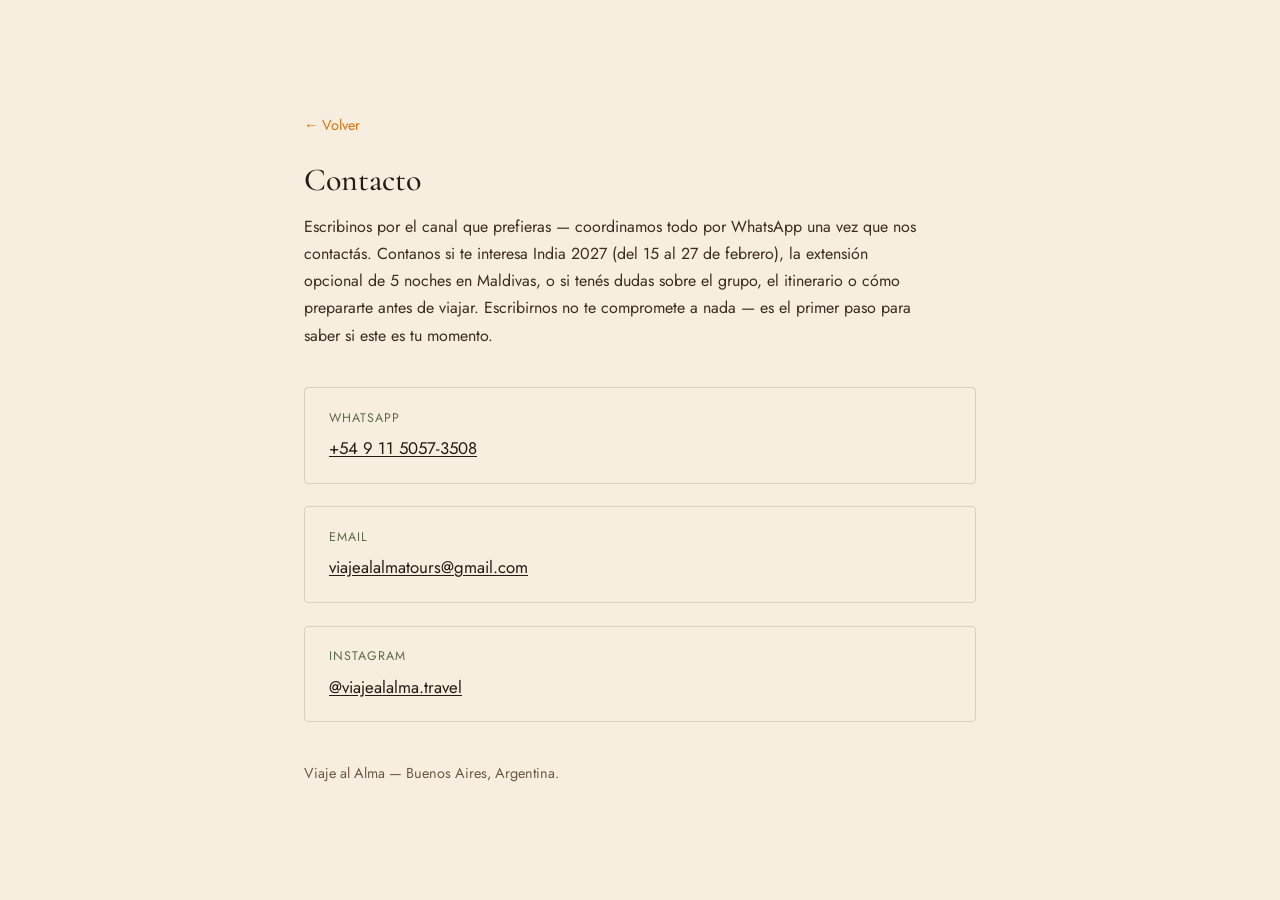
<file: contacto.html>
<!DOCTYPE html>
<html lang="es-AR">
<head>
<meta charset="UTF-8" />
<meta name="viewport" content="width=device-width, initial-scale=1" />
<title>Contacto · Viaje al Alma</title>
<meta name="description" content="Escribinos por WhatsApp, mail o Instagram para consultar por India 2027 y la extensión a Maldivas. Viaje al Alma, Buenos Aires, Argentina." />
<link rel="canonical" href="https://www.viajealalma.com.ar/contacto.html" />
<link rel="icon" href="assets/img/favicon.ico" sizes="32x32">
<link rel="stylesheet" href="lib/fonts.css?v=20260808j">
<link rel="stylesheet" href="styles.css?v=20260808j">
<style>
  .page-simple { max-width: 720px; margin: 0 auto; padding: 7rem 1.5rem 6rem; }
  .page-simple a.back { color: var(--accent); font-size: .9rem; }
  .page-simple h1 { margin-top: 1.6rem; }
  .page-simple > p { margin-top: 1rem; color: var(--ink-soft); line-height: 1.7; }
  .contact-list { margin-top: 2.4rem; display: grid; gap: 1.4rem; }
  .contact-list li { padding: 1.3rem 1.5rem; border: 1px solid var(--line); border-radius: 4px; }
  .contact-list .label { display: block; font-size: .78rem; letter-spacing: .08em; text-transform: uppercase; color: var(--accent-2); margin-bottom: .4rem; }
  .contact-list a { color: var(--ink); font-size: 1.05rem; text-decoration: underline; text-underline-offset: 2px; }
  .page-simple .note { margin-top: 2.4rem; font-size: .9rem; color: var(--ink-mute); }
</style>
</head>
<body>
<main class="page-simple">
  <a class="back" href="index.html">← Volver</a>
  <h1>Contacto</h1>
  <p>Escribinos por el canal que prefieras — coordinamos todo por WhatsApp una vez que nos contactás. Contanos si te interesa India 2027 (del 15 al 27 de febrero), la extensión opcional de 5 noches en Maldivas, o si tenés dudas sobre el grupo, el itinerario o cómo prepararte antes de viajar. Escribirnos no te compromete a nada — es el primer paso para saber si este es tu momento.</p>

  <ul class="contact-list">
    <li>
      <span class="label">WhatsApp</span>
      <a href="https://wa.me/5491150573508?text=Hola!%20Vi%20la%20web%20de%20Viaje%20al%20Alma%20y%20quiero%20conocer%20m%C3%A1s%20sobre%20India%202027%20%E2%9C%A8" target="_blank" rel="noopener">+54 9 11 5057-3508</a>
    </li>
    <li>
      <span class="label">Email</span>
      <a href="mailto:viajealalmatours@gmail.com">viajealalmatours@gmail.com</a>
    </li>
    <li>
      <span class="label">Instagram</span>
      <a href="https://instagram.com/viajealalma.travel" target="_blank" rel="noopener">@viajealalma.travel</a>
    </li>
  </ul>

  <p class="note">Viaje al Alma — Buenos Aires, Argentina.</p>
</main>
</body>
</html>
</file>
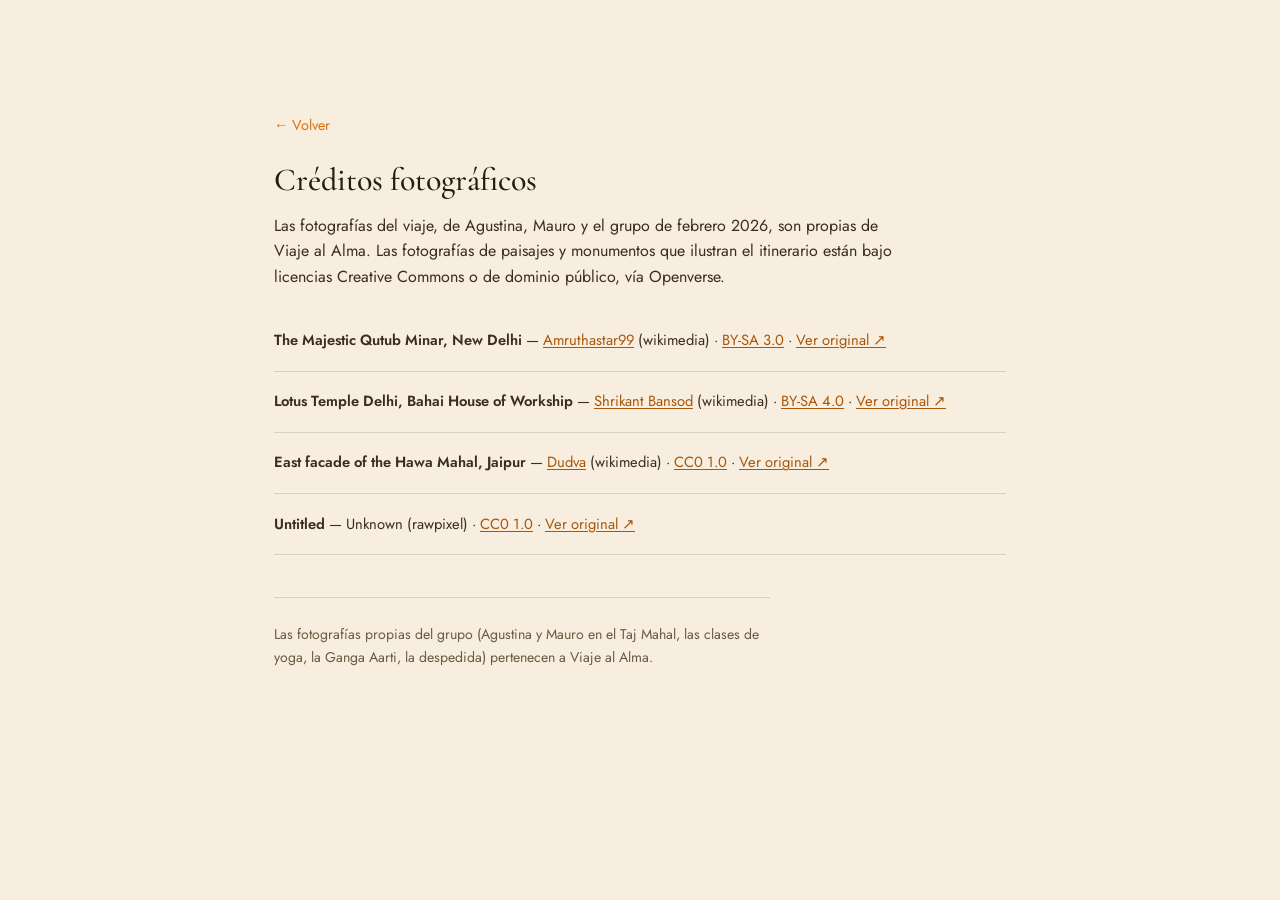
<file: creditos.html>
<!DOCTYPE html>
<html lang="es-AR">
<head>
<meta charset="UTF-8" />
<meta name="viewport" content="width=device-width, initial-scale=1" />
<title>Créditos fotográficos · Viaje al Alma</title>
<meta name="robots" content="noindex,follow">
<link rel="icon" href="assets/img/favicon.ico" sizes="32x32">
<link rel="stylesheet" href="lib/fonts.css?v=20260808j">
<link rel="stylesheet" href="styles.css?v=20260808j">
<style>
  .page-credits { max-width: 780px; margin: 0 auto; padding: 7rem 1.5rem 6rem; }
  .page-credits a.back { color: var(--accent); font-size: .9rem; }
  .page-credits h1 { margin-top: 1.6rem; }
  .page-credits > p { margin-top: 1rem; color: var(--ink-soft); }
  .credits-list { margin-top: 2.4rem; display: grid; gap: 1.1rem; }
  .credits-list li { padding-bottom: 1.1rem; border-bottom: 1px solid var(--line); font-size: .92rem; color: var(--ink-soft); line-height: 1.7; }
  .credits-list a { color: var(--accent-dark); text-decoration: underline; text-underline-offset: 2px; }
  .page-credits .real-note { margin-top: 2.6rem; padding-top: 1.6rem; border-top: 1px solid var(--line); font-size: .88rem; color: var(--ink-mute); }
</style>
</head>
<body>
<main class="page-credits">
  <a class="back" href="index.html">← Volver</a>
  <h1>Créditos fotográficos</h1>
  <p>Las fotografías del viaje, de Agustina, Mauro y el grupo de febrero 2026, son propias de Viaje al Alma. Las fotografías de paisajes y monumentos que ilustran el itinerario están bajo licencias Creative Commons o de dominio público, vía <a href="https://openverse.org" target="_blank" rel="noopener">Openverse</a>.</p>
  <ul class="credits-list" data-credits>
    <li>Cargando créditos…</li>
  </ul>
  <p class="real-note">Las fotografías propias del grupo (Agustina y Mauro en el Taj Mahal, las clases de yoga, la Ganga Aarti, la despedida) pertenecen a Viaje al Alma.</p>
</main>
<script defer src="lib/credits-render.js"></script>
</body>
</html>
</file>
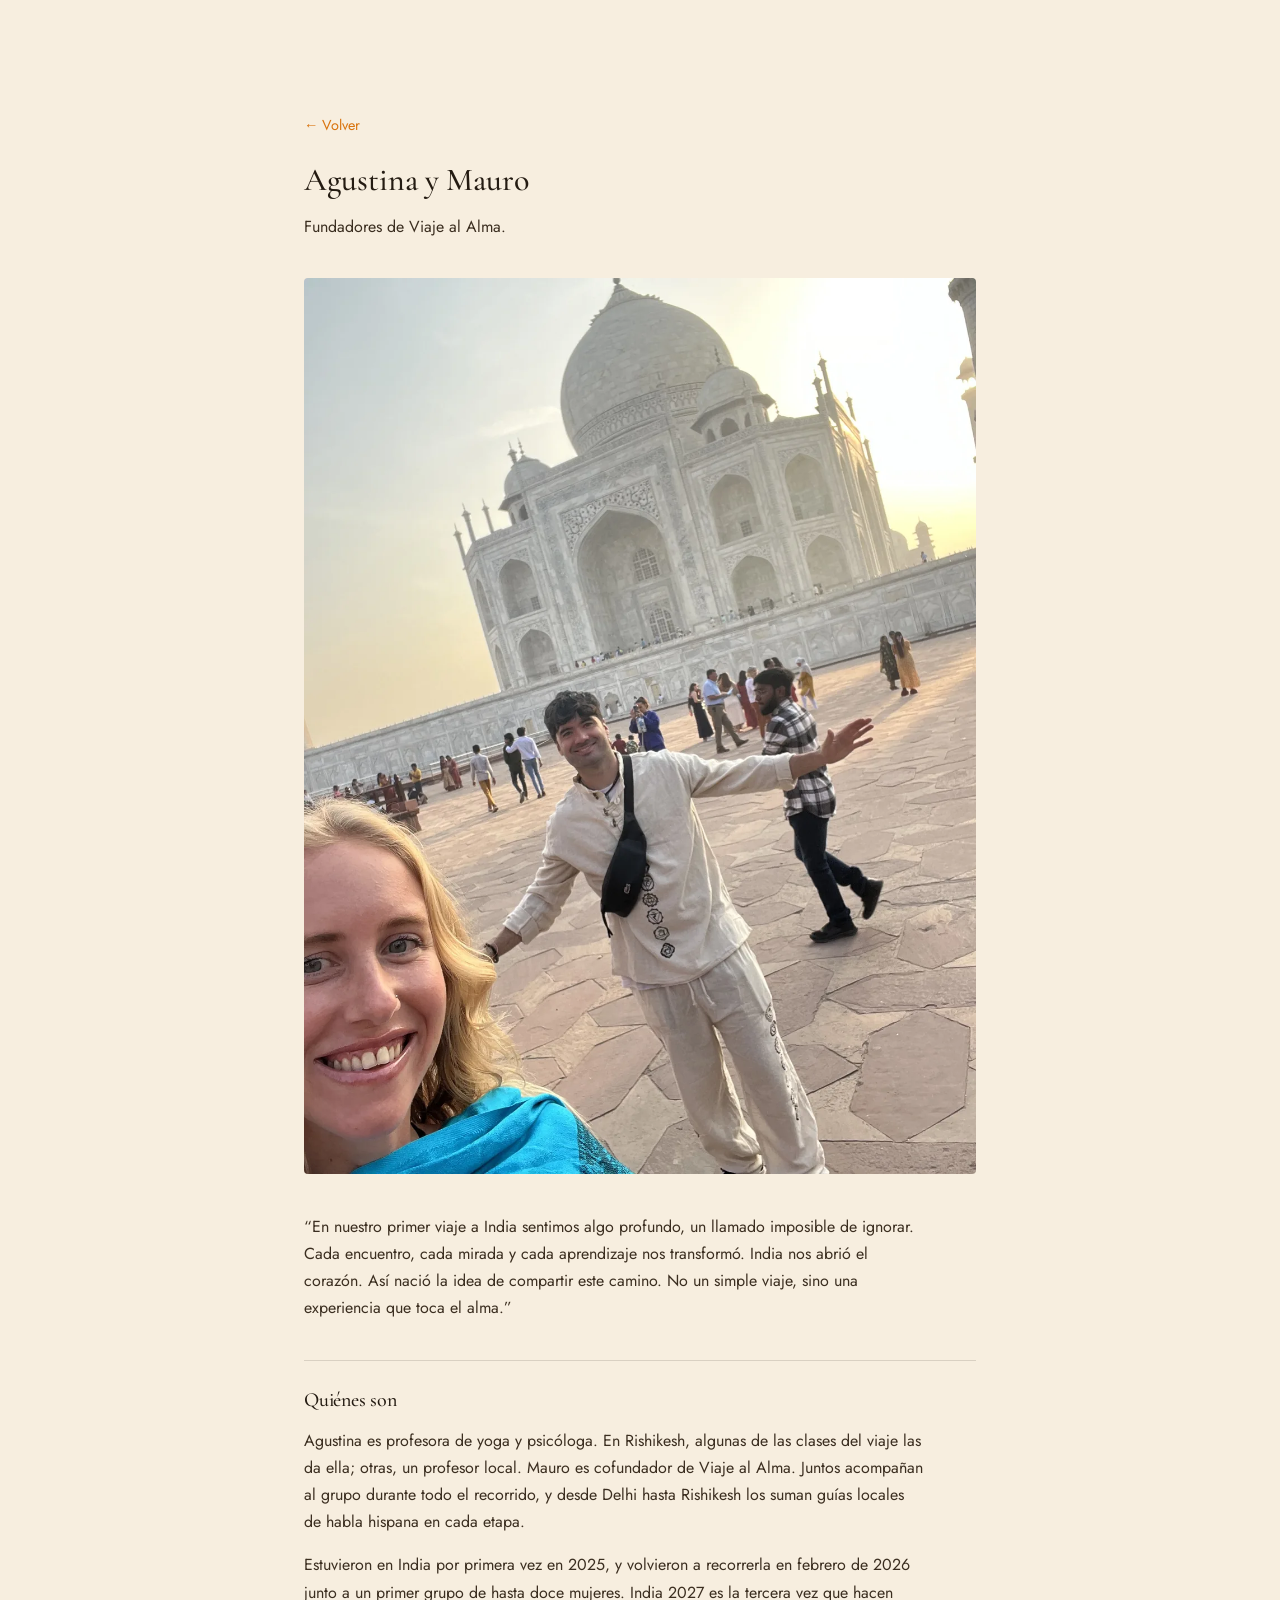
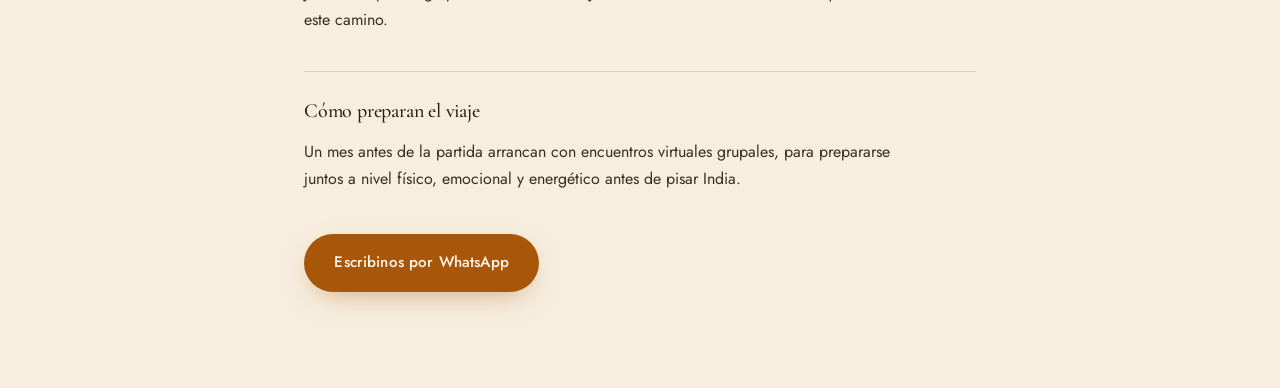
<file: nosotros.html>
<!DOCTYPE html>
<html lang="es-AR">
<head>
<meta charset="UTF-8" />
<meta name="viewport" content="width=device-width, initial-scale=1" />
<title>Nosotros · Agustina y Mauro · Viaje al Alma</title>
<meta name="description" content="Agustina es profesora de yoga y psicóloga. Mauro es cofundador de Viaje al Alma. Juntos acompañan cada viaje grupal a India desde que su propio primer viaje les cambió la mirada." />
<link rel="canonical" href="https://www.viajealalma.com.ar/nosotros.html" />
<link rel="icon" href="assets/img/favicon.ico" sizes="32x32">
<link rel="stylesheet" href="lib/fonts.css?v=20260808j">
<link rel="stylesheet" href="styles.css?v=20260808j">
<style>
  .page-simple { max-width: 720px; margin: 0 auto; padding: 7rem 1.5rem 6rem; }
  .page-simple a.back { color: var(--accent); font-size: .9rem; }
  .page-simple h1 { margin-top: 1.6rem; }
  .page-simple > p, .page-simple section p { margin-top: 1rem; color: var(--ink-soft); line-height: 1.7; }
  .page-simple figure { margin: 2.4rem 0; border-radius: 4px; overflow: hidden; }
  .page-simple img { width: 100%; display: block; }
  .page-simple section { margin-top: 2.4rem; padding-top: 1.8rem; border-top: 1px solid var(--line); }
  .page-simple h2 { font-size: 1.25rem; }
  .page-simple .cta { margin-top: 2.6rem; }
</style>
</head>
<body>
<main class="page-simple">
  <a class="back" href="index.html">← Volver</a>
  <h1>Agustina y Mauro</h1>
  <p>Fundadores de Viaje al Alma.</p>

  <figure>
    <img src="assets/img/real-agustina-mauro-taj.webp" alt="Agustina y Mauro, fundadores de Viaje al Alma, frente al Taj Mahal" loading="lazy" decoding="async">
  </figure>

  <p>“En nuestro primer viaje a India sentimos algo profundo, un llamado imposible de ignorar. Cada encuentro, cada mirada y cada aprendizaje nos transformó. India nos abrió el corazón. Así nació la idea de compartir este camino. No un simple viaje, sino una experiencia que toca el alma.”</p>

  <section>
    <h2>Quiénes son</h2>
    <p>Agustina es profesora de yoga y psicóloga. En Rishikesh, algunas de las clases del viaje las da ella; otras, un profesor local. Mauro es cofundador de Viaje al Alma. Juntos acompañan al grupo durante todo el recorrido, y desde Delhi hasta Rishikesh los suman guías locales de habla hispana en cada etapa.</p>
    <p>Estuvieron en India por primera vez en 2025, y volvieron a recorrerla en febrero de 2026 junto a un primer grupo de hasta doce mujeres. India 2027 es la tercera vez que hacen este camino.</p>
  </section>

  <section>
    <h2>Cómo preparan el viaje</h2>
    <p>Un mes antes de la partida arrancan con encuentros virtuales grupales, para prepararse juntos a nivel físico, emocional y energético antes de pisar India.</p>
  </section>

  <p class="cta"><a href="https://wa.me/5491150573508?text=Hola!%20Vi%20la%20web%20de%20Viaje%20al%20Alma%20y%20quiero%20conocer%20m%C3%A1s%20sobre%20India%202027%20%E2%9C%A8" target="_blank" rel="noopener" class="btn btn-primary">Escribinos por WhatsApp</a></p>
</main>
</body>
</html>
</file>
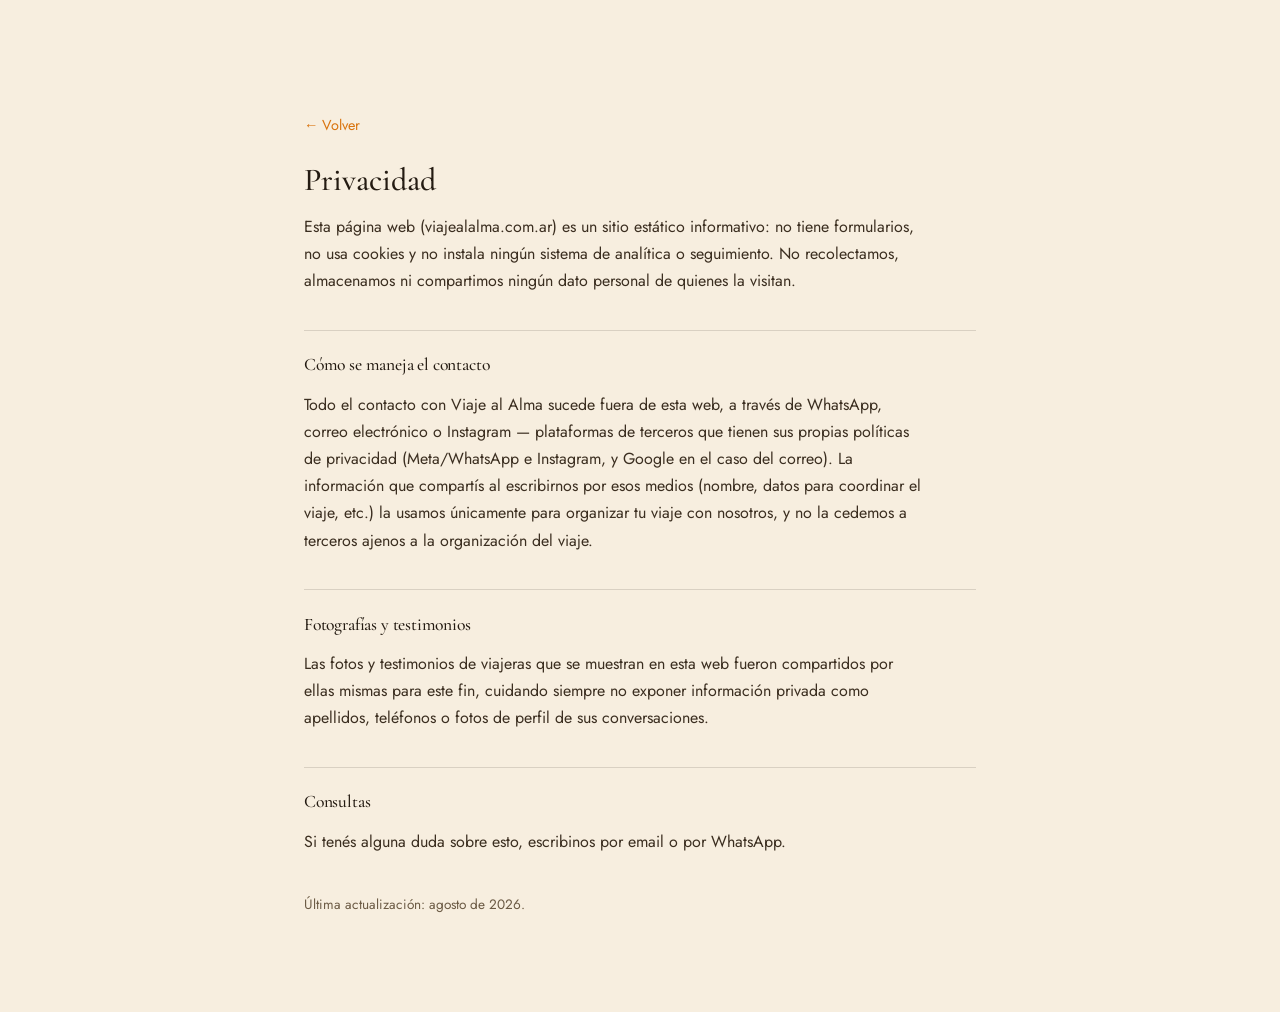
<file: privacidad.html>
<!DOCTYPE html>
<html lang="es-AR">
<head>
<meta charset="UTF-8" />
<meta name="viewport" content="width=device-width, initial-scale=1" />
<title>Privacidad · Viaje al Alma</title>
<meta name="description" content="Cómo maneja Viaje al Alma la información de quienes visitan esta web y consultan por el viaje." />
<link rel="canonical" href="https://www.viajealalma.com.ar/privacidad.html" />
<link rel="icon" href="assets/img/favicon.ico" sizes="32x32">
<link rel="stylesheet" href="lib/fonts.css?v=20260808j">
<link rel="stylesheet" href="styles.css?v=20260808j">
<style>
  .page-simple { max-width: 720px; margin: 0 auto; padding: 7rem 1.5rem 6rem; }
  .page-simple a.back { color: var(--accent); font-size: .9rem; }
  .page-simple h1 { margin-top: 1.6rem; }
  .page-simple > p, .page-simple section p { margin-top: 1rem; color: var(--ink-soft); line-height: 1.7; }
  .page-simple section { margin-top: 2.2rem; padding-top: 1.6rem; border-top: 1px solid var(--line); }
  .page-simple h2 { font-size: 1.1rem; }
  .page-simple .updated { margin-top: 2.4rem; font-size: .85rem; color: var(--ink-mute); }
</style>
</head>
<body>
<main class="page-simple">
  <a class="back" href="index.html">← Volver</a>
  <h1>Privacidad</h1>
  <p>Esta página web (viajealalma.com.ar) es un sitio estático informativo: no tiene formularios, no usa cookies y no instala ningún sistema de analítica o seguimiento. No recolectamos, almacenamos ni compartimos ningún dato personal de quienes la visitan.</p>

  <section>
    <h2>Cómo se maneja el contacto</h2>
    <p>Todo el contacto con Viaje al Alma sucede fuera de esta web, a través de WhatsApp, correo electrónico o Instagram — plataformas de terceros que tienen sus propias políticas de privacidad (Meta/WhatsApp e Instagram, y Google en el caso del correo). La información que compartís al escribirnos por esos medios (nombre, datos para coordinar el viaje, etc.) la usamos únicamente para organizar tu viaje con nosotros, y no la cedemos a terceros ajenos a la organización del viaje.</p>
  </section>

  <section>
    <h2>Fotografías y testimonios</h2>
    <p>Las fotos y testimonios de viajeras que se muestran en esta web fueron compartidos por ellas mismas para este fin, cuidando siempre no exponer información privada como apellidos, teléfonos o fotos de perfil de sus conversaciones.</p>
  </section>

  <section>
    <h2>Consultas</h2>
    <p>Si tenés alguna duda sobre esto, escribinos por <a href="mailto:viajealalmatours@gmail.com">email</a> o por <a href="https://wa.me/5491150573508" target="_blank" rel="noopener">WhatsApp</a>.</p>
  </section>

  <p class="updated">Última actualización: agosto de 2026.</p>
</main>
</body>
</html>
</file>
<file: lib/fonts.css>
@font-face {
  font-family: 'Caveat';
  font-style: normal;
  font-weight: 500;
  font-display: swap;
  src: url('fonts/caveat-500-normal-latin-ext.woff2') format('woff2');
}
@font-face {
  font-family: 'Caveat';
  font-style: normal;
  font-weight: 500;
  font-display: swap;
  src: url('fonts/caveat-500-normal-latin.woff2') format('woff2');
}
@font-face {
  font-family: 'Caveat';
  font-style: normal;
  font-weight: 600;
  font-display: swap;
  src: url('fonts/caveat-600-normal-latin-ext.woff2') format('woff2');
}
@font-face {
  font-family: 'Caveat';
  font-style: normal;
  font-weight: 600;
  font-display: swap;
  src: url('fonts/caveat-600-normal-latin.woff2') format('woff2');
}
@font-face {
  font-family: 'Cormorant Garamond';
  font-style: italic;
  font-weight: 400;
  font-display: swap;
  src: url('fonts/cormorant-garamond-400-italic-latin-ext.woff2') format('woff2');
}
@font-face {
  font-family: 'Cormorant Garamond';
  font-style: italic;
  font-weight: 400;
  font-display: swap;
  src: url('fonts/cormorant-garamond-400-italic-latin.woff2') format('woff2');
}
@font-face {
  font-family: 'Cormorant Garamond';
  font-style: italic;
  font-weight: 500;
  font-display: swap;
  src: url('fonts/cormorant-garamond-500-italic-latin-ext.woff2') format('woff2');
}
@font-face {
  font-family: 'Cormorant Garamond';
  font-style: italic;
  font-weight: 500;
  font-display: swap;
  src: url('fonts/cormorant-garamond-500-italic-latin.woff2') format('woff2');
}
@font-face {
  font-family: 'Cormorant Garamond';
  font-style: normal;
  font-weight: 400;
  font-display: swap;
  src: url('fonts/cormorant-garamond-400-normal-latin-ext.woff2') format('woff2');
}
@font-face {
  font-family: 'Cormorant Garamond';
  font-style: normal;
  font-weight: 400;
  font-display: swap;
  src: url('fonts/cormorant-garamond-400-normal-latin.woff2') format('woff2');
}
@font-face {
  font-family: 'Cormorant Garamond';
  font-style: normal;
  font-weight: 500;
  font-display: swap;
  src: url('fonts/cormorant-garamond-500-normal-latin-ext.woff2') format('woff2');
}
@font-face {
  font-family: 'Cormorant Garamond';
  font-style: normal;
  font-weight: 500;
  font-display: swap;
  src: url('fonts/cormorant-garamond-500-normal-latin.woff2') format('woff2');
}
@font-face {
  font-family: 'Jost';
  font-style: italic;
  font-weight: 400;
  font-display: swap;
  src: url('fonts/jost-400-italic-latin-ext.woff2') format('woff2');
}
@font-face {
  font-family: 'Jost';
  font-style: italic;
  font-weight: 400;
  font-display: swap;
  src: url('fonts/jost-400-italic-latin.woff2') format('woff2');
}
@font-face {
  font-family: 'Jost';
  font-style: normal;
  font-weight: 400;
  font-display: swap;
  src: url('fonts/jost-400-normal-latin-ext.woff2') format('woff2');
}
@font-face {
  font-family: 'Jost';
  font-style: normal;
  font-weight: 400;
  font-display: swap;
  src: url('fonts/jost-400-normal-latin.woff2') format('woff2');
}
@font-face {
  font-family: 'Jost';
  font-style: normal;
  font-weight: 500;
  font-display: swap;
  src: url('fonts/jost-500-normal-latin-ext.woff2') format('woff2');
}
@font-face {
  font-family: 'Jost';
  font-style: normal;
  font-weight: 500;
  font-display: swap;
  src: url('fonts/jost-500-normal-latin.woff2') format('woff2');
}
@font-face {
  font-family: 'Jost';
  font-style: normal;
  font-weight: 600;
  font-display: swap;
  src: url('fonts/jost-600-normal-latin-ext.woff2') format('woff2');
}
@font-face {
  font-family: 'Jost';
  font-style: normal;
  font-weight: 600;
  font-display: swap;
  src: url('fonts/jost-600-normal-latin.woff2') format('woff2');
}
</file>
<file: styles.css>
/* =============================================================
   VIAJE AL ALMA — India 2027
   1. Tokens  2. Reset  3. Utilities  4. Typography  5. Components
   6. Sections  7. Effects  8. Responsive  9. Reduced motion
   ============================================================= */

/* =============================================================
   1. Tokens
   ============================================================= */
:root {
  --bg:        #F7EEDF;
  --bg-2:      #EFE1C9;
  --paper:     #FFFDF8;
  --ink:       #241B12;
  --ink-soft:  #3B2E20;
  --ink-mute:  #6b5a44;
  --accent:    #D9730D;
  --accent-2:  #5C6B4A;
  --accent-dark: #A8560A;
  --accent-text: #8f4d0c;
  --maldivas:  #1F6E76;
  --maldivas-2: #CDEDE9;
  --line:      rgba(36, 27, 18, 0.14);
  --line-soft: rgba(36, 27, 18, 0.08);

  --serif: 'Cormorant Garamond', 'Georgia', serif;
  --sans: 'Jost', 'Helvetica Neue', Arial, sans-serif;
  --hand: 'Caveat', cursive;

  --ease-out:  cubic-bezier(0.16, 1, 0.3, 1);
  --ease-in:   cubic-bezier(0.7, 0, 0.84, 0);
  --ease-soft: cubic-bezier(0.25, 0.46, 0.45, 0.94);

  --nav-h: 76px;
  --container-w: 1180px;
}

/* =============================================================
   2. Reset & base
   ============================================================= */
*, *::before, *::after { box-sizing: border-box; margin: 0; }
html {
  -webkit-text-size-adjust: 100%;
  tab-size: 2;
  scroll-behavior: smooth;
  overflow-x: clip;
}
@media (prefers-reduced-motion: reduce) { html { scroll-behavior: auto; } }
body {
  font-family: var(--sans);
  font-size: 16px;
  line-height: 1.6;
  color: var(--ink);
  background: var(--bg);
  -webkit-font-smoothing: antialiased;
  text-rendering: optimizeLegibility;
  overflow-x: clip;
  overscroll-behavior-y: none;
}
img, svg, video { display: block; max-width: 100%; }
img { height: auto; }
button { font: inherit; color: inherit; cursor: pointer; border: 0; background: none; }
a { color: inherit; text-decoration: none; }
p { text-wrap: pretty; }
h1, h2, h3, h4 { text-wrap: balance; line-height: 1.05; font-family: var(--serif); font-weight: 500; }
ul, ol { list-style: none; padding: 0; }
::selection { background: var(--accent); color: var(--paper); }
:focus-visible { outline: 2px solid var(--accent-dark); outline-offset: 3px; border-radius: 4px; }

/* =============================================================
   3. Utilities
   ============================================================= */
.skip-link {
  position: fixed; top: -100px; left: 1rem; z-index: 9999;
  padding: .7rem 1.1rem; background: var(--ink); color: var(--bg);
  border-radius: 6px; font-weight: 500; transition: top .2s var(--ease-out);
}
.skip-link:focus { top: 1rem; }

.container { width: 100%; max-width: var(--container-w); margin-inline: auto; padding-inline: 1.5rem; }
.container-narrow { max-width: 720px; }

.kicker {
  font-family: var(--sans);
  font-size: .78rem;
  font-weight: 500;
  letter-spacing: .16em;
  text-transform: uppercase;
  color: var(--accent-text);
  margin-bottom: .9rem;
}
.kicker--light { color: var(--bg-2); }

.cta-row { margin-top: 2.4rem; }

/* reveal defaults — content-first: visible unless JS adds is-ready+is-visible logic */
.reveal { opacity: 0; transform: translateY(28px); }
.is-ready .reveal { transition: opacity .9s var(--ease-out), transform .9s var(--ease-out); }
.reveal.is-visible { opacity: 1; transform: none; }
.reveal[data-split] { opacity: 1; transform: none; }

/* =============================================================
   4. Typography
   ============================================================= */
h2 { font-size: clamp(2rem, 4.6vw, 3.4rem); letter-spacing: -.01em; }
h3 { font-size: clamp(1.35rem, 2.6vw, 1.8rem); font-weight: 500; }
p { max-width: 62ch; }
.container-narrow p { max-width: none; }

/* =============================================================
   5. Components
   ============================================================= */
.btn {
  display: inline-flex; align-items: center; gap: .5rem;
  padding: 1rem 1.9rem;
  font-family: var(--sans); font-size: .95rem; font-weight: 500;
  letter-spacing: .01em;
  border-radius: 999px;
  transition: transform .35s var(--ease-out), background .35s var(--ease-out), box-shadow .35s var(--ease-out), color .35s var(--ease-out);
}
.btn-primary {
  background: var(--accent-dark); color: #fff9f0;
  box-shadow: 0 10px 30px -12px rgba(168,86,10,.55);
}
.btn-primary:hover { background: var(--accent-text); transform: translateY(-2px); box-shadow: 0 14px 34px -12px rgba(143,77,12,.65); }
.btn-large { padding: 1.15rem 2.4rem; font-size: 1.02rem; }
.btn-nav {
  padding: .68rem 1.35rem; font-size: .86rem;
  background: transparent; color: currentColor;
  border: 1.4px solid currentColor;
  transition: background .3s var(--ease-out), color .3s var(--ease-out), border-color .4s var(--ease-out);
}
.btn-nav:hover { background: #fdf6ea; color: var(--ink); }
.nav.is-scrolled .btn-nav:hover { background: var(--ink); color: var(--bg); }

.check-list li {
  position: relative; padding-left: 1.6rem; margin-bottom: .7rem;
  line-height: 1.5; color: var(--ink-soft); font-size: .98rem;
}
.check-list li::before {
  content: "✓"; position: absolute; left: 0; top: 0;
  color: var(--accent-2); font-weight: 600;
}
.check-list--no li::before { content: "–"; color: var(--ink-mute); }
.check-list em { font-style: italic; color: var(--ink-mute); font-size: .88em; }

/* =============================================================
   6. Sections
   ============================================================= */

/* --- splash --- */
.splash {
  position: fixed; inset: 0; z-index: 999;
  display: flex; align-items: center; justify-content: center;
  background: var(--bg); color: var(--accent);
  animation: splashSafety .01s 3.4s forwards;
}
.splash-mark-wrap { position: relative; display: inline-flex; align-items: center; justify-content: center; }
.splash-glow {
  position: absolute; inset: -55%; border-radius: 50%; pointer-events: none;
  background: radial-gradient(circle, rgba(217,115,13,.4) 0%, rgba(217,115,13,0) 70%);
  transform: scale(.2); opacity: 0;
  animation: splashGlow 1.5s cubic-bezier(.16,.8,.3,1) .1s both;
}
.splash-mark {
  position: relative;
  transform: scale(.3) rotate(-30deg); opacity: 0; filter: blur(4px);
  animation: splashBloom 1.1s cubic-bezier(.2,1.1,.3,1) both,
             splashPulse 2s ease-in-out 1.1s infinite;
}
.splash.is-out { opacity: 0; pointer-events: none; transition: opacity .6s var(--ease-out); }
@keyframes splashSafety { to { opacity: 0; pointer-events: none; } }
@keyframes splashGlow {
  0% { transform: scale(.2); opacity: 0; }
  40% { opacity: .85; }
  100% { transform: scale(1.5); opacity: 0; }
}
@keyframes splashBloom {
  0% { transform: scale(.3) rotate(-30deg); opacity: 0; filter: blur(4px); }
  60% { transform: scale(1.1) rotate(6deg); opacity: 1; filter: blur(0); }
  80% { transform: scale(.96) rotate(-2deg); }
  100% { transform: scale(1) rotate(0deg); opacity: 1; filter: blur(0); }
}
@keyframes splashPulse {
  0%, 100% { transform: scale(1); opacity: 1; }
  50% { transform: scale(1.07); opacity: .88; }
}

/* --- nav --- */
.nav {
  position: fixed; top: 0; left: 0; right: 0; z-index: 100;
  height: var(--nav-h);
  background: transparent;
  color: #fdf6ea;
  transition: background .4s var(--ease-out), box-shadow .4s var(--ease-out), backdrop-filter .4s var(--ease-out), color .4s var(--ease-out);
}
.nav.is-scrolled {
  background: rgba(247,238,223,.86);
  color: var(--ink);
  -webkit-backdrop-filter: blur(10px);
  backdrop-filter: blur(10px);
  box-shadow: 0 1px 0 var(--line-soft);
}
.nav-inner {
  max-width: var(--container-w); margin-inline: auto; padding-inline: 1.5rem;
  height: 100%; display: flex; align-items: center; justify-content: space-between; gap: 1.5rem;
}
.nav-brand { display: flex; align-items: center; gap: .55rem; color: inherit; flex-shrink: 0; }
.nav-brand-mark { color: var(--accent); display: inline-flex; }
.nav-brand-mark img { filter: brightness(0) invert(1); transition: filter .4s var(--ease-out); }
.nav.is-scrolled .nav-brand-mark img { filter: none; }
.nav-brand-word { font-family: var(--serif); font-size: 1.18rem; letter-spacing: .01em; }
.nav-links { display: none; gap: 1.9rem; font-size: .93rem; }
.nav-links a { position: relative; padding-block: .3rem; }
.nav-links a::after {
  content: ""; position: absolute; left: 0; right: 100%; bottom: 0; height: 1px; background: var(--accent);
  transition: right .35s var(--ease-out);
}
.nav-links a:hover::after { right: 0; }
.nav-toggle { display: flex; flex-direction: column; gap: 5px; padding: .4rem; }
.nav-toggle span { width: 22px; height: 1.4px; background: currentColor; transition: transform .3s var(--ease-out), opacity .3s, background .4s var(--ease-out); }
.nav.is-open .nav-toggle span:nth-child(1) { transform: translateY(6.4px) rotate(45deg); }
.nav.is-open .nav-toggle span:nth-child(2) { opacity: 0; }
.nav.is-open .nav-toggle span:nth-child(3) { transform: translateY(-6.4px) rotate(-45deg); }
.btn-nav { display: none; }

@media (min-width: 960px) {
  .nav-links { display: flex; }
  .btn-nav { display: inline-flex; }
  .nav-toggle { display: none; }
}

.nav-mobile-panel {
  position: fixed; inset: var(--nav-h) 0 0 0; z-index: 99;
  background: var(--bg);
  display: flex; flex-direction: column; gap: 1.6rem; padding: 2.4rem 1.6rem;
  transform: translateY(-8px); opacity: 0; pointer-events: none;
  transition: opacity .3s var(--ease-out), transform .3s var(--ease-out);
}
.nav-mobile-panel.is-open { opacity: 1; transform: none; pointer-events: auto; }
.nav-mobile-panel a { font-family: var(--serif); font-size: 1.6rem; }
@media (min-width: 960px) { .nav-mobile-panel { display: none; } }

/* --- hero --- */
.hero {
  position: relative;
  min-height: 100vh; min-height: 100svh;
  display: flex; flex-direction: column; align-items: center; justify-content: flex-end;
  overflow: hidden;
  color: #fbf3e6;
  padding-bottom: 5rem;
}
.hero-media { position: absolute; inset: 0; z-index: 0; overflow: hidden; background: #171009; }
.hero-video, .hero-fallback { position: absolute; inset: 0; width: 100%; height: 100%; max-width: none; object-fit: cover; object-position: 50% 50%; }
.hero-video.is-active + .hero-fallback { opacity: 0; }
.hero-fallback { transition: opacity .5s var(--ease-out); }
.hero-scrim {
  position: absolute; inset: 0;
  background:
    linear-gradient(180deg, rgba(20,14,8,.5) 0%, rgba(20,14,8,.05) 30%, rgba(20,14,8,.15) 64%, rgba(20,14,8,.86) 100%);
}
.hero-play-btn {
  position: absolute; top: 50%; left: 50%; transform: translate(-50%, -50%) scale(.85);
  z-index: 2; width: 72px; height: 72px; border-radius: 50%;
  display: flex; align-items: center; justify-content: center;
  background: rgba(20,14,8,.38); border: 1.4px solid rgba(253,246,234,.8); color: #fdf6ea;
  -webkit-backdrop-filter: blur(6px); backdrop-filter: blur(6px);
  opacity: 0; pointer-events: none;
  transition: opacity .5s var(--ease-out), transform .5s var(--ease-out), background .25s var(--ease-out);
}
.hero-play-btn svg { margin-left: 3px; }
.hero-play-btn.is-visible { opacity: 1; pointer-events: auto; transform: translate(-50%, -50%) scale(1); }
.hero-play-btn:hover { background: rgba(20,14,8,.55); }

.hero-inner { position: relative; z-index: 1; max-width: 46rem; text-align: center; padding-inline: 1.5rem; }
.hero-kicker { font-size: .82rem; letter-spacing: .18em; text-transform: uppercase; font-weight: 500; color: #f2c98a; margin-bottom: 1.3rem; }
.hero-title {
  font-size: clamp(2.1rem, 6vw, 4.1rem);
  line-height: 1.08;
  max-width: 20ch; margin-inline: auto;
  text-wrap: balance;
  text-shadow: 0 2px 30px rgba(0,0,0,.35);
}
.hero-sub { margin: 1.6rem auto 0; max-width: 40ch; font-size: 1.05rem; color: #f2e9d8; line-height: 1.6; }

.hero-countdown {
  margin: 1.4rem auto 0; display: flex; align-items: baseline; justify-content: center; gap: .5rem;
  font-size: .78rem; letter-spacing: .05em; text-transform: uppercase; color: #f2e9d8; opacity: .82;
}
.hero-countdown-num:not(:empty) {
  font-family: var(--hand); font-size: 1.6rem; letter-spacing: 0; text-transform: none; color: #f2c98a;
  line-height: 1; min-width: 2.2ch; text-align: right; font-variant-numeric: tabular-nums;
}
.hero-countdown.is-ready .hero-countdown-num { animation: countdownPop .7s var(--ease-out) .3s both; }
@keyframes countdownPop {
  0% { opacity: 0; transform: scale(.6); }
  55% { opacity: 1; transform: scale(1.15); }
  100% { opacity: 1; transform: scale(1); }
}
@media (prefers-reduced-motion: reduce) {
  .hero-countdown.is-ready .hero-countdown-num { animation: none; }
}

.hero-scroll-cue {
  position: absolute; left: 50%; bottom: 1.8rem; transform: translateX(-50%);
  z-index: 1; display: flex; flex-direction: column; align-items: center; gap: .5rem;
  font-size: .74rem; letter-spacing: .1em; text-transform: uppercase; color: #f2e9d8;
}
.hero-scroll-cue svg { animation: cueBob 2.2s ease-in-out infinite; }
@keyframes cueBob { 0%,100% { transform: translateY(0); } 50% { transform: translateY(6px); } }

/* Short viewports (laptops with reduced window height): tighten the hero so
   the subtitle never crowds the scroll cue. */
@media (max-height: 760px) {
  .hero { padding-bottom: 3rem; }
  .hero-kicker { margin-bottom: .8rem; }
  .hero-title { font-size: clamp(1.7rem, 4.4vw, 2.8rem); }
  .hero-sub { margin-top: 1rem; font-size: .96rem; }
  .hero-countdown { margin-top: .9rem; }
  .hero-scroll-cue { bottom: .9rem; gap: .3rem; }
  .hero-scroll-cue span { display: none; }
}

/* --- manifest --- */
.manifest { padding: clamp(4.5rem, 10vw, 7.5rem) 0; background: var(--bg); }
.manifest-grid { display: grid; gap: 2.4rem; align-items: center; }
.manifest-photo { border-radius: 4px; overflow: hidden; aspect-ratio: 3/4; }
.manifest-photo img { width: 100%; height: 100%; object-fit: cover; object-position: 50% 20%; }
.manifest-quote {
  font-family: var(--serif); font-style: italic; font-weight: 400;
  font-size: clamp(1.4rem, 3vw, 2rem); line-height: 1.42; color: var(--ink);
}
.manifest-attr { margin-top: 1.6rem; font-family: var(--hand); font-size: 1.4rem; color: var(--accent-dark); }

@media (min-width: 720px) {
  .manifest-grid { grid-template-columns: .7fr 1fr; }
}

/* --- founders --- */
.founders { padding: clamp(3rem, 8vw, 6rem) 0 clamp(5rem, 10vw, 8rem); }
.founders-grid { display: grid; gap: 2.4rem; align-items: center; }
.founders-photo { border-radius: 4px; overflow: hidden; aspect-ratio: 4/5; }
.founders-photo img { width: 100%; height: 100%; object-fit: cover; }
.founders-copy p { margin-top: 1.1rem; color: var(--ink-soft); font-size: 1.02rem; }
.founders-note { font-style: italic; color: var(--ink-mute) !important; }

@media (min-width: 720px) {
  .founders-grid { grid-template-columns: .8fr 1fr; }
}

/* --- proof --- */
.proof { padding: clamp(4rem, 8vw, 6rem) 0 clamp(3rem, 6vw, 4rem); background: var(--bg-2); }
.proof h2 { max-width: 16ch; }
.proof-sub { margin-top: 1.1rem; color: var(--ink-mute); font-family: var(--hand); font-size: 1.35rem; }
.proof-grid {
  margin-top: 2.8rem; padding-inline: 1.5rem;
  display: grid; grid-template-columns: repeat(2, 1fr); gap: .8rem;
  max-width: var(--container-w); margin-inline: auto;
}
.proof-item { position: relative; border-radius: 3px; overflow: hidden; aspect-ratio: 4/5; background: var(--ink); }
.proof-item--tall { aspect-ratio: 4/5; }
.proof-item img { width: 100%; height: 100%; object-fit: cover; }
.proof-item figcaption {
  position: absolute; left: 0; right: 0; bottom: 0; padding: 1.6rem .9rem .8rem;
  font-family: var(--hand); font-size: 1.15rem; color: #fbf3e6;
  background: linear-gradient(180deg, transparent, rgba(20,14,8,.72));
}
@media (min-width: 720px) {
  .proof-grid { grid-template-columns: repeat(3, 1fr); }
}

/* --- why --- */
.why { padding: clamp(5rem, 10vw, 8rem) 0; }
.why-lead { margin-top: 1.2rem; font-size: 1.1rem; color: var(--ink-soft); max-width: 58ch; }
.why-notes { margin-top: 2.6rem; display: grid; gap: 1.1rem; max-width: 640px; }
.why-notes li {
  display: flex; align-items: baseline; gap: 1rem;
  padding-block: .9rem; border-top: 1px solid var(--line);
  font-size: 1.05rem; color: var(--ink-soft);
}
.why-notes li:last-child { border-bottom: 1px solid var(--line); }
.why-hand { font-family: var(--hand); font-size: 1.5rem; color: var(--accent-text); flex-shrink: 0; width: 1.4ch; }

/* --- timeline / itinerary --- */
.itinerary { padding: clamp(5rem, 10vw, 8rem) 0 clamp(4rem, 8vw, 6rem); background: var(--paper); }
.timeline { position: relative; max-width: var(--container-w); margin: 3.2rem auto 0; padding-inline: 1.5rem; }
.timeline::before {
  content: ""; position: absolute; left: calc(1.5rem + 5px); top: 6px; bottom: 6px; width: 1px;
  background: var(--line);
}
.timeline-item { position: relative; padding-left: 2.4rem; padding-bottom: clamp(2.6rem, 5vw, 4rem); }
.timeline-item:last-child { padding-bottom: 0; }
.timeline-marker { position: absolute; left: 0; top: 6px; }
.timeline-dot {
  display: block; width: 11px; height: 11px; border-radius: 50%;
  background: var(--paper); border: 2px solid var(--accent);
}
.timeline-days { font-family: var(--hand); font-size: 1.3rem; color: var(--accent-dark); margin-bottom: .3rem; }
.timeline-card::after { content: ""; display: table; clear: both; }
.timeline-card h3 { display: flex; flex-wrap: wrap; align-items: baseline; gap: .7rem; }
.timeline-note { font-family: var(--sans); font-size: .82rem; font-weight: 400; letter-spacing: .02em; color: var(--ink-mute); text-transform: none; }
.timeline-figure { margin: 1.1rem 0 1.1rem; border-radius: 3px; overflow: hidden; aspect-ratio: 16/10; }
.timeline-figure img { width: 100%; height: 100%; object-fit: cover; }
.timeline-figure-duo { display: grid; grid-template-columns: 1fr 1fr; gap: .5rem; margin: 1.1rem 0; }
.timeline-figure-duo img { width: 100%; height: 100%; aspect-ratio: 4/5; object-fit: cover; border-radius: 3px; }
.timeline-figure-duo--wide img { aspect-ratio: 4/3; }
.timeline-card p:not(.timeline-days) { color: var(--ink-soft); max-width: 62ch; }
.timeline-card p:not(.timeline-days) + p { margin-top: .9rem; }

@media (min-width: 720px) {
  .timeline-figure { float: right; width: 46%; margin-left: 1.6rem; aspect-ratio: 4/3; shape-outside: margin-box; }
  .timeline-figure-duo { float: right; width: 46%; margin-left: 1.6rem; shape-outside: margin-box; }
}

/* --- transition India→Maldivas --- */
.transition {
  position: relative; height: 62vh; min-height: 420px;
  display: flex; align-items: center; justify-content: center;
  overflow: hidden; color: #fff9f0;
}
.transition-bg {
  position: absolute; inset: 0;
  background: linear-gradient(120deg, #4a2e12 0%, var(--accent-dark) 46%, var(--maldivas) 100%);
  background-size: 220% 220%;
  background-position: 0% 50%;
}
.transition-inner { position: relative; z-index: 1; text-align: center; padding-inline: 1.5rem; }
.transition-line {
  font-family: var(--serif); font-style: italic; font-weight: 400;
  font-size: clamp(1.6rem, 4.6vw, 3rem); line-height: 1.3;
  text-shadow: 0 2px 22px rgba(0,0,0,.3);
}
.transition-line--maldivas { color: #eafbf9; }

/* --- maldivas --- */
.maldivas { padding: clamp(4.5rem, 9vw, 7rem) 0 clamp(4rem, 8vw, 6rem); background: var(--maldivas-2); color: #0e3a3d; }
.maldivas .kicker { color: var(--maldivas); }
.maldivas h2, .maldivas h3, .maldivas h4 { color: #0e3a3d; }
.maldivas-lead { margin-top: 1.1rem; font-size: 1.08rem; max-width: 58ch; }
.maldivas-note { margin-top: .9rem; font-style: italic; color: #245c5f; max-width: 58ch; }
.maldivas-gallery {
  margin: 2.6rem auto; padding-inline: 1.5rem; max-width: var(--container-w);
  display: grid; grid-template-columns: 1fr; gap: .8rem;
}
.maldivas-gallery figure { border-radius: 3px; overflow: hidden; aspect-ratio: 16/10; }
.maldivas-gallery img { width: 100%; height: 100%; object-fit: cover; }
.maldivas-gallery img.img-pos-low { object-position: 50% 45%; }
.maldivas-days { margin-top: 2.4rem; display: grid; gap: 1.8rem; }
.maldivas-day h4 { font-size: 1.2rem; margin: .35rem 0 .5rem; }
.maldivas-day p:not(.timeline-days) { color: #245c5f; }

@media (min-width: 720px) {
  .maldivas-gallery { grid-template-columns: 1.4fr 1fr; grid-template-rows: 1fr 1fr; aspect-ratio: 7/5; }
  .maldivas-gallery figure { aspect-ratio: auto; height: 100%; }
  .maldivas-gallery figure:first-child { grid-column: 1; grid-row: 1 / 3; }
  .maldivas-gallery figure:nth-child(2) { grid-column: 2; grid-row: 1; }
  .maldivas-gallery figure:nth-child(3) { grid-column: 2; grid-row: 2; }
  .maldivas-days { grid-template-columns: repeat(3, 1fr); }
}

/* --- includes --- */
.includes { padding: clamp(4rem, 8vw, 6rem) 0; background: var(--bg); }
.includes-grid { margin-top: 2.6rem; display: grid; gap: 2.6rem; }
.includes-col { padding-top: 1.6rem; border-top: 1px solid var(--line); }
.includes-col h3 { margin-bottom: 1.3rem; }
.includes-label { font-size: .78rem; font-weight: 500; letter-spacing: .1em; text-transform: uppercase; color: var(--accent-2); margin-bottom: .8rem; }
.includes-label--no { margin-top: 1.6rem; color: var(--ink-mute); }

@media (min-width: 720px) { .includes-grid { grid-template-columns: 1fr 1fr; gap: 3.5rem; } }

/* --- testimonials --- */
.testimonials { padding: clamp(5rem, 10vw, 8rem) 0; background: var(--bg-2); }
.testimonials-lead { margin-top: 1.1rem; max-width: 56ch; color: var(--ink-soft); font-size: 1.05rem; }
.testimonials-grid {
  margin: 2.8rem auto 0; padding-inline: 1.5rem; max-width: var(--container-w);
  column-count: 1; column-gap: 1rem;
}
.testimonial-card {
  break-inside: avoid; margin-bottom: 1rem;
  background: var(--paper); border-radius: 4px; padding: 1.8rem 1.6rem;
  box-shadow: 0 1px 0 var(--line-soft);
}
.testimonial-quote {
  font-family: var(--serif); font-style: italic; font-size: 1.18rem; line-height: 1.5; color: var(--ink);
}
.testimonial-attr { margin-top: 1.1rem; font-family: var(--hand); font-size: 1.3rem; color: var(--accent-text); }
.testimonial-card--photo { padding: 0; overflow: hidden; position: relative; }
.testimonial-card--photo img { width: 100%; display: block; }
.testimonial-card--photo::after {
  content: ""; position: absolute; left: 0; right: 0; bottom: 0; height: 55%;
  background: linear-gradient(180deg, transparent 0%, var(--paper) 75%);
}
.testimonial-card--photo figcaption {
  position: absolute; left: 1.4rem; bottom: 1rem; z-index: 1;
  font-family: var(--hand); font-size: 1.3rem; color: var(--accent-text);
}
.testimonial-card--audio { background: var(--ink); }
.testimonial-card--audio .testimonial-quote { color: #fbf3e6; }
.testimonial-card--audio .testimonial-attr { color: #f2c98a; }
.testimonial-card--audio audio { width: 100%; margin-top: 1.3rem; }

@media (min-width: 720px) {
  .testimonials-grid { column-count: 2; }
}
@media (min-width: 1024px) {
  .testimonials-grid { column-count: 3; }
}

/* --- faq --- */
.faq { padding: clamp(5rem, 10vw, 8rem) 0; }
.accordion { margin-top: 2.2rem; border-top: 1px solid var(--line); }
.accordion-item { border-bottom: 1px solid var(--line); }
.accordion-trigger {
  width: 100%; display: flex; align-items: center; justify-content: space-between; gap: 1rem;
  padding: 1.35rem 0; text-align: left;
  font-family: var(--serif); font-size: 1.15rem; color: var(--ink);
}
.accordion-icon { position: relative; width: 16px; height: 16px; flex-shrink: 0; }
.accordion-icon::before, .accordion-icon::after { content: ""; position: absolute; background: var(--accent-dark); transition: transform .3s var(--ease-out); }
.accordion-icon::before { width: 16px; height: 1.4px; top: 7.3px; left: 0; }
.accordion-icon::after { width: 1.4px; height: 16px; top: 0; left: 7.3px; }
.accordion-trigger[aria-expanded="true"] .accordion-icon::after { transform: rotate(90deg); opacity: 0; }
.accordion-panel {
  max-height: 0; overflow: hidden;
  transition: max-height .45s var(--ease-out);
}
.accordion-panel p { padding-bottom: 1.4rem; color: var(--ink-soft); max-width: 60ch; }

/* --- final cta --- */
.final-cta { position: relative; padding: clamp(6rem, 14vw, 10rem) 0; overflow: hidden; color: #fbf3e6; }
.final-cta-bg { position: absolute; inset: 0; z-index: 0; }
.final-cta-bg img { width: 100%; height: 100%; object-fit: cover; filter: saturate(.9); }
.final-cta-bg::after {
  content: ""; position: absolute; inset: 0;
  background: linear-gradient(180deg, rgba(20,14,8,.78), rgba(20,14,8,.86));
}
.final-cta-inner { position: relative; z-index: 1; max-width: 40rem; margin-inline: auto; padding-inline: 1.5rem; text-align: center; }
.final-cta-inner h2 { margin-top: .4rem; color: #fdf7ec; }
.final-cta-inner p:not(.kicker) { margin-top: 1.3rem; color: #ecdfc9; font-size: 1.05rem; }
.final-cta-inner .btn { margin-top: 2.2rem; }

/* --- footer --- */
.footer { padding: 3.5rem 0 2.4rem; background: var(--ink); color: #d9cbb3; }
.footer-inner { display: flex; flex-direction: column; gap: 2rem; }
.footer-brand { display: flex; align-items: center; gap: .55rem; color: var(--accent); }
.footer-brand p { font-family: var(--serif); font-size: 1.2rem; color: #fbf3e6; }
.footer-links { display: flex; flex-wrap: wrap; gap: 1.6rem; font-size: .92rem; }
.footer-links a:hover { color: var(--accent); }
.footer-bottom { display: flex; flex-direction: column; gap: .5rem; font-size: .82rem; color: #9c8d76; padding-top: 1.6rem; border-top: 1px solid rgba(217,203,179,.14); }
.footer-credits a { text-decoration: underline; text-underline-offset: 2px; }

@media (min-width: 720px) {
  .footer-inner { flex-direction: row; align-items: center; justify-content: space-between; flex-wrap: wrap; }
  .footer-bottom { flex-direction: row; justify-content: space-between; width: 100%; }
}

/* =============================================================
   7. Effects
   ============================================================= */
[data-develop] img { filter: saturate(.55) sepia(.18); transform: scale(1.06); transition: filter 1.1s var(--ease-soft), transform 1.3s var(--ease-soft); }
[data-develop].is-visible img { filter: saturate(1) sepia(0); transform: scale(1); }

.cursor-dot { position: fixed; top: 0; left: 0; width: 8px; height: 8px; border-radius: 50%; background: var(--accent); pointer-events: none; z-index: 200; opacity: 0; transition: opacity .25s var(--ease-out); mix-blend-mode: difference; }
.cursor-dot.is-ready { opacity: 1; }
@media (hover: none), (pointer: coarse) { .cursor-dot { display: none; } }

/* =============================================================
   8. Responsive helpers already inlined above per component
   ============================================================= */
@media (min-width: 1280px) {
  .hero-title { font-size: clamp(2.6rem, 5.4vw, 4.6rem); }
}

/* =============================================================
   9. Reduced motion — only intrusive effects
   ============================================================= */
@media (prefers-reduced-motion: reduce) {
  .hero-scroll-cue svg { animation: none; }
  .splash-mark { animation: none; transform: none; opacity: 1; filter: none; }
  .splash-glow { animation: none; opacity: 0; }
  .transition-bg { transition: none; }
}
</file>
